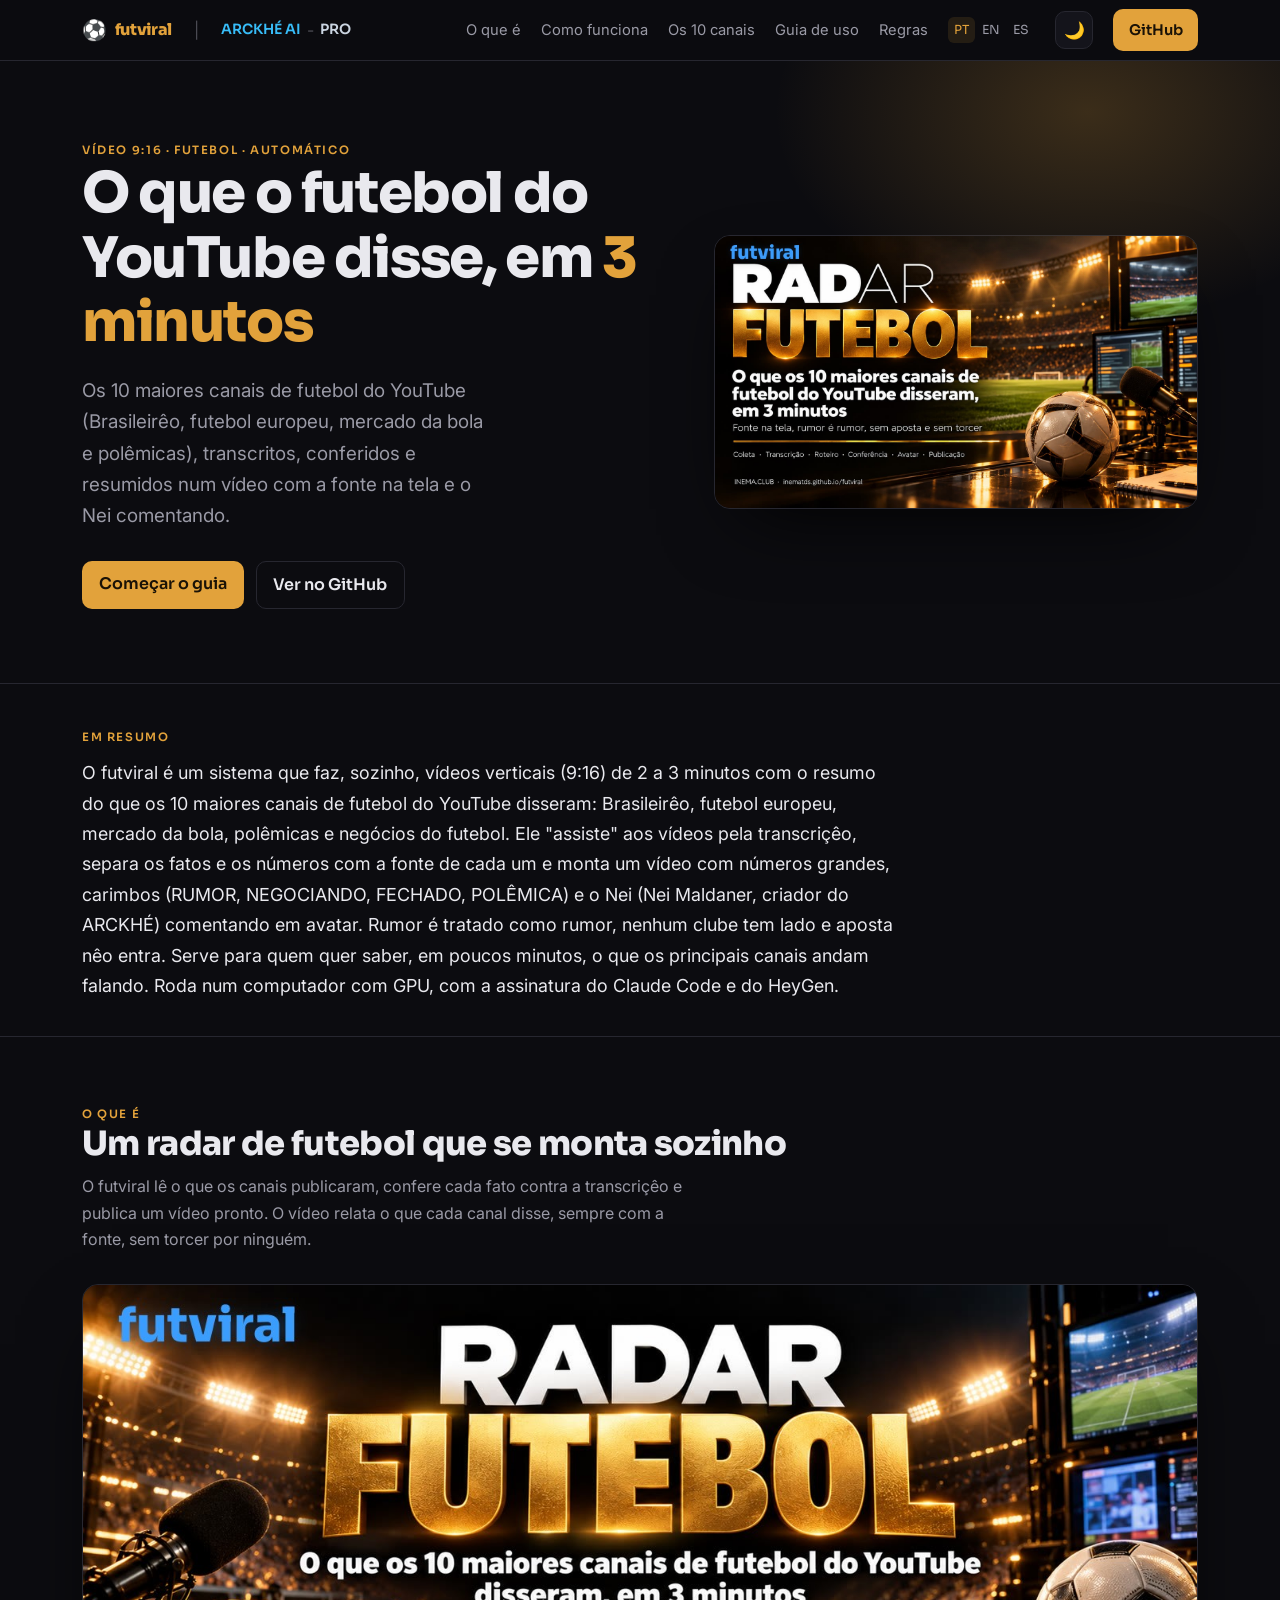
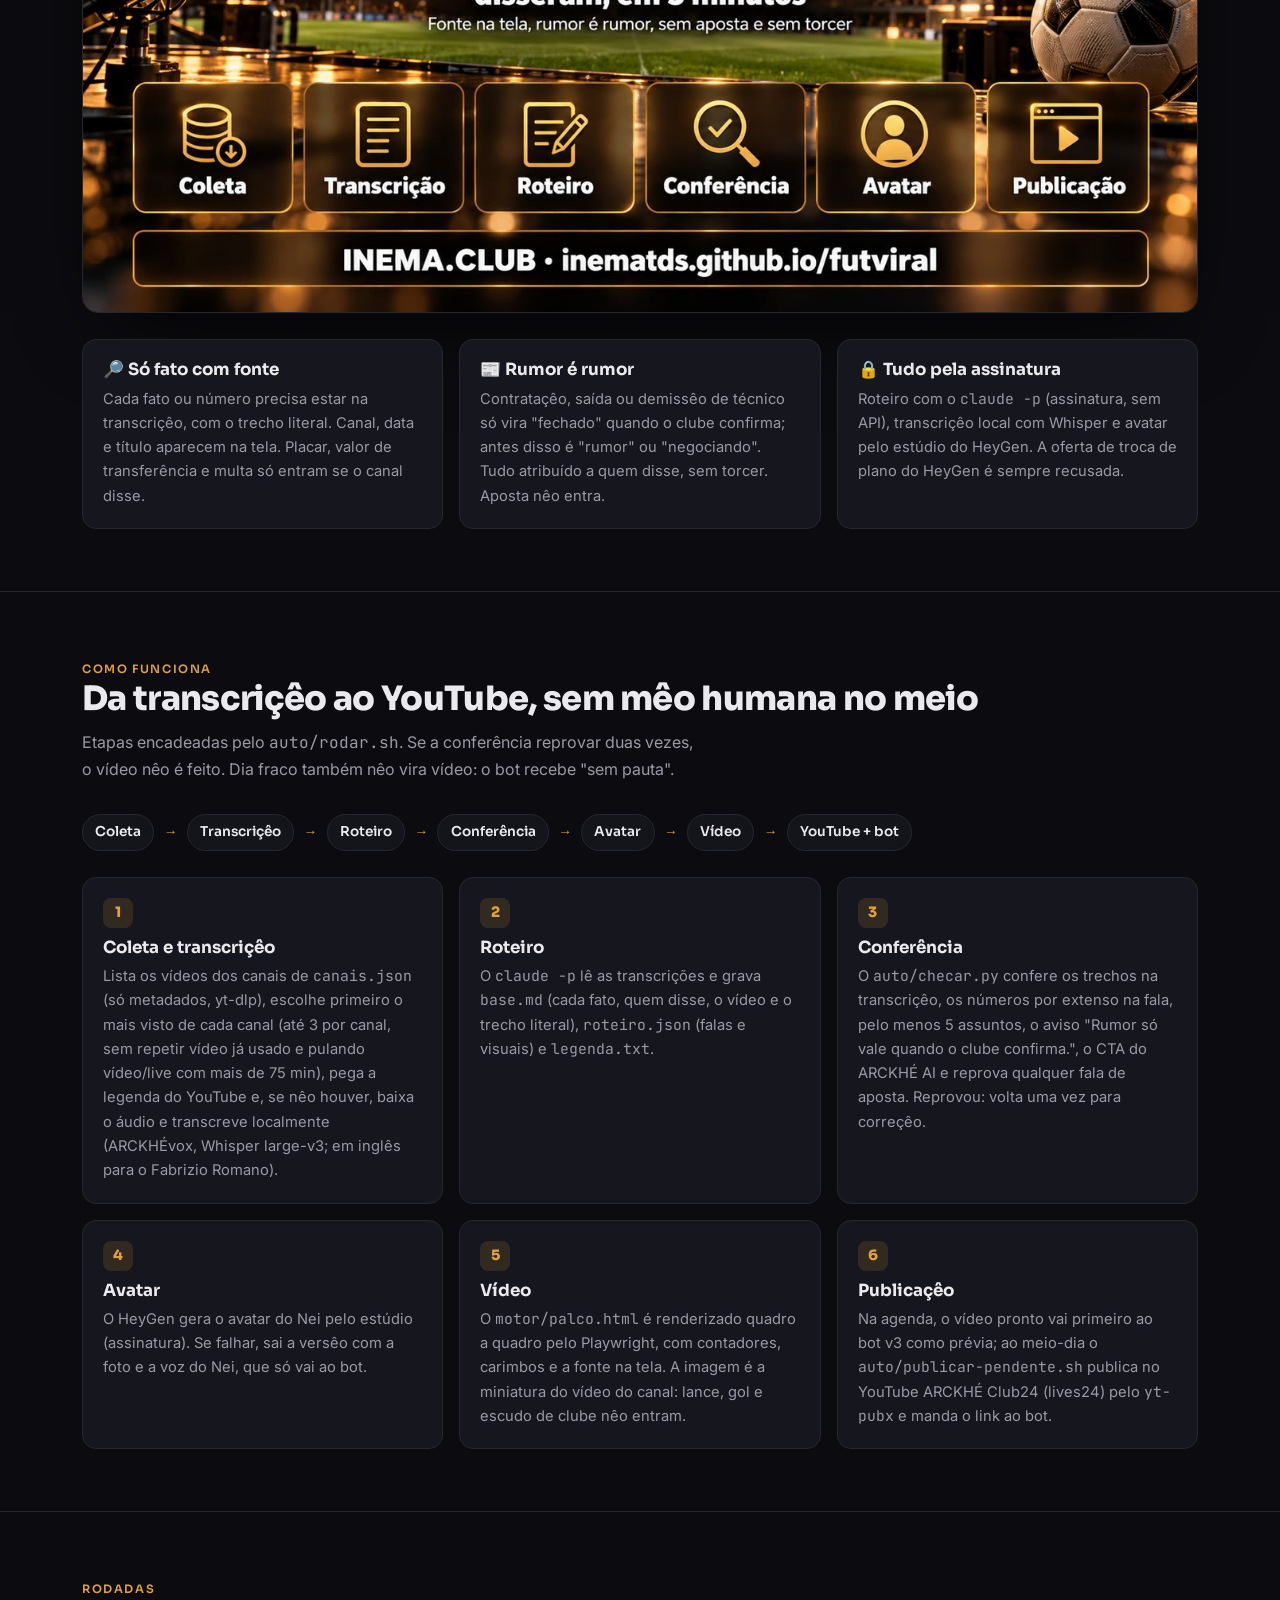
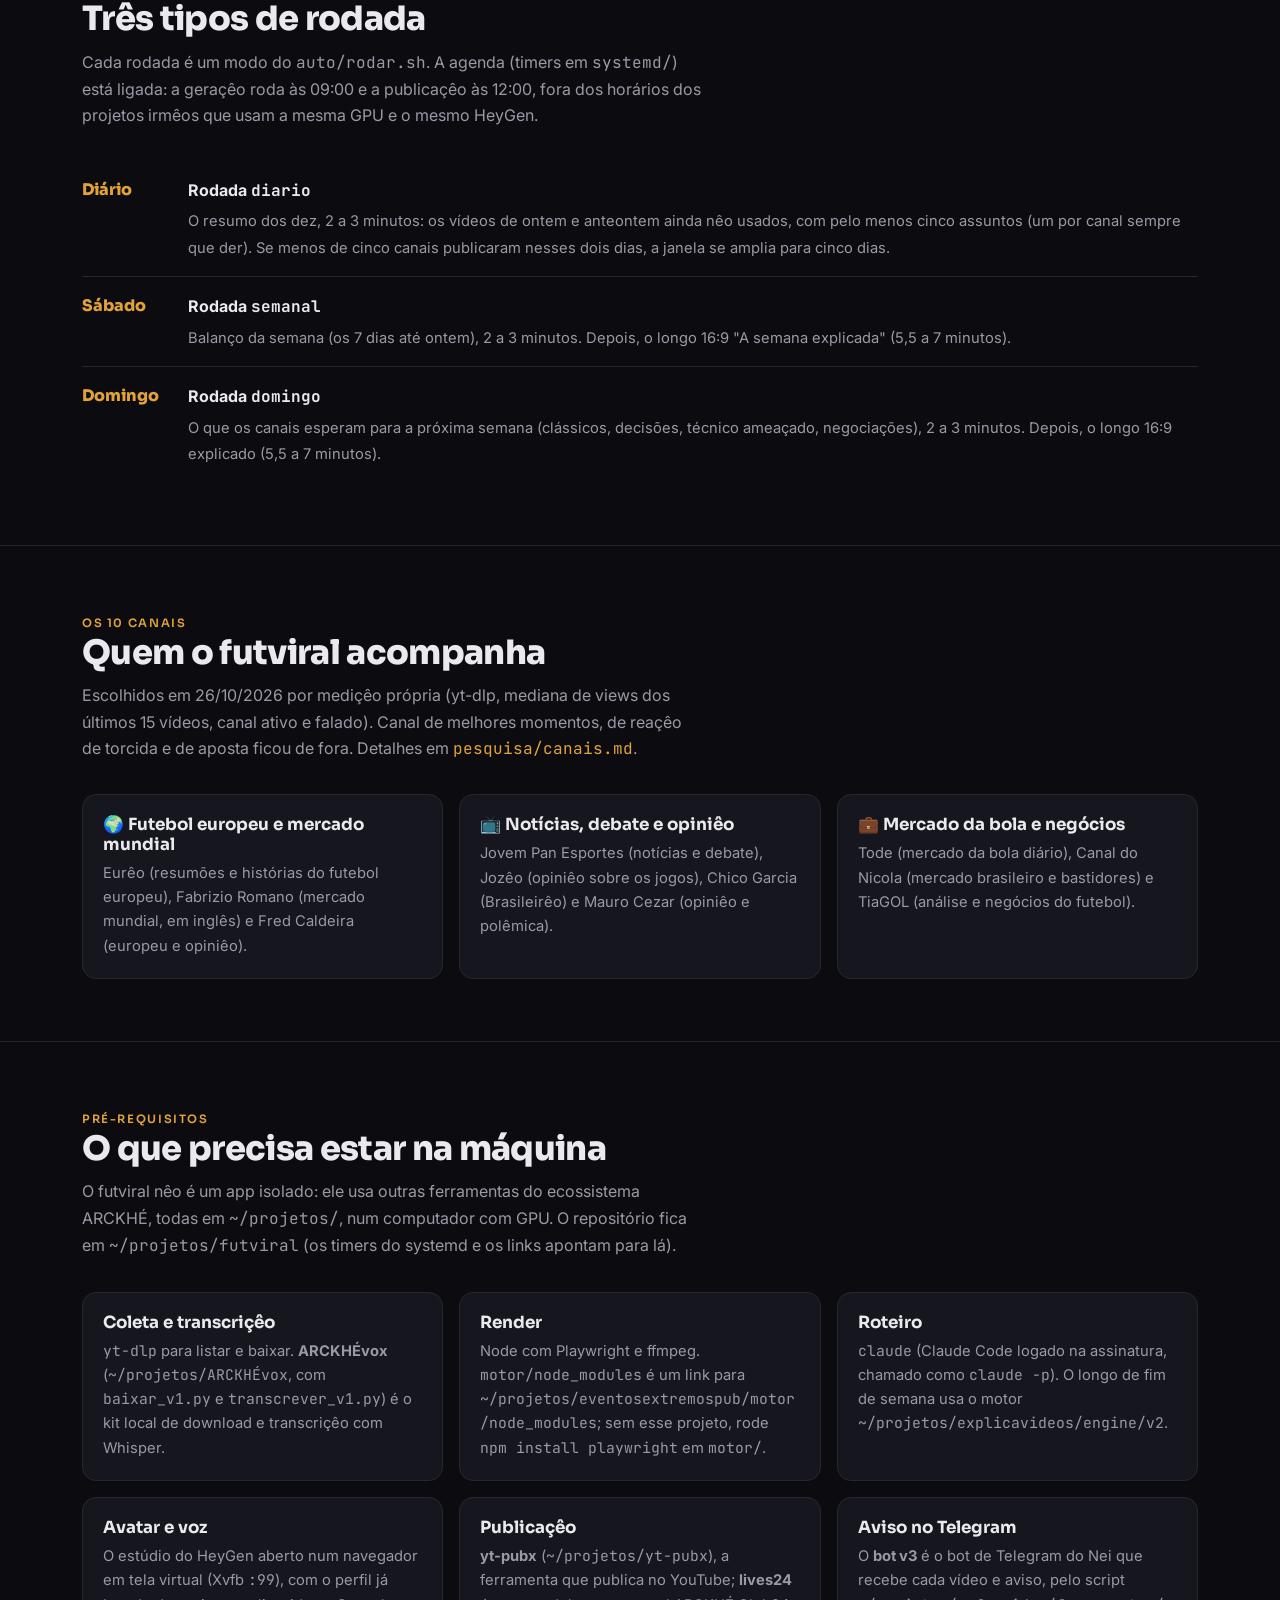
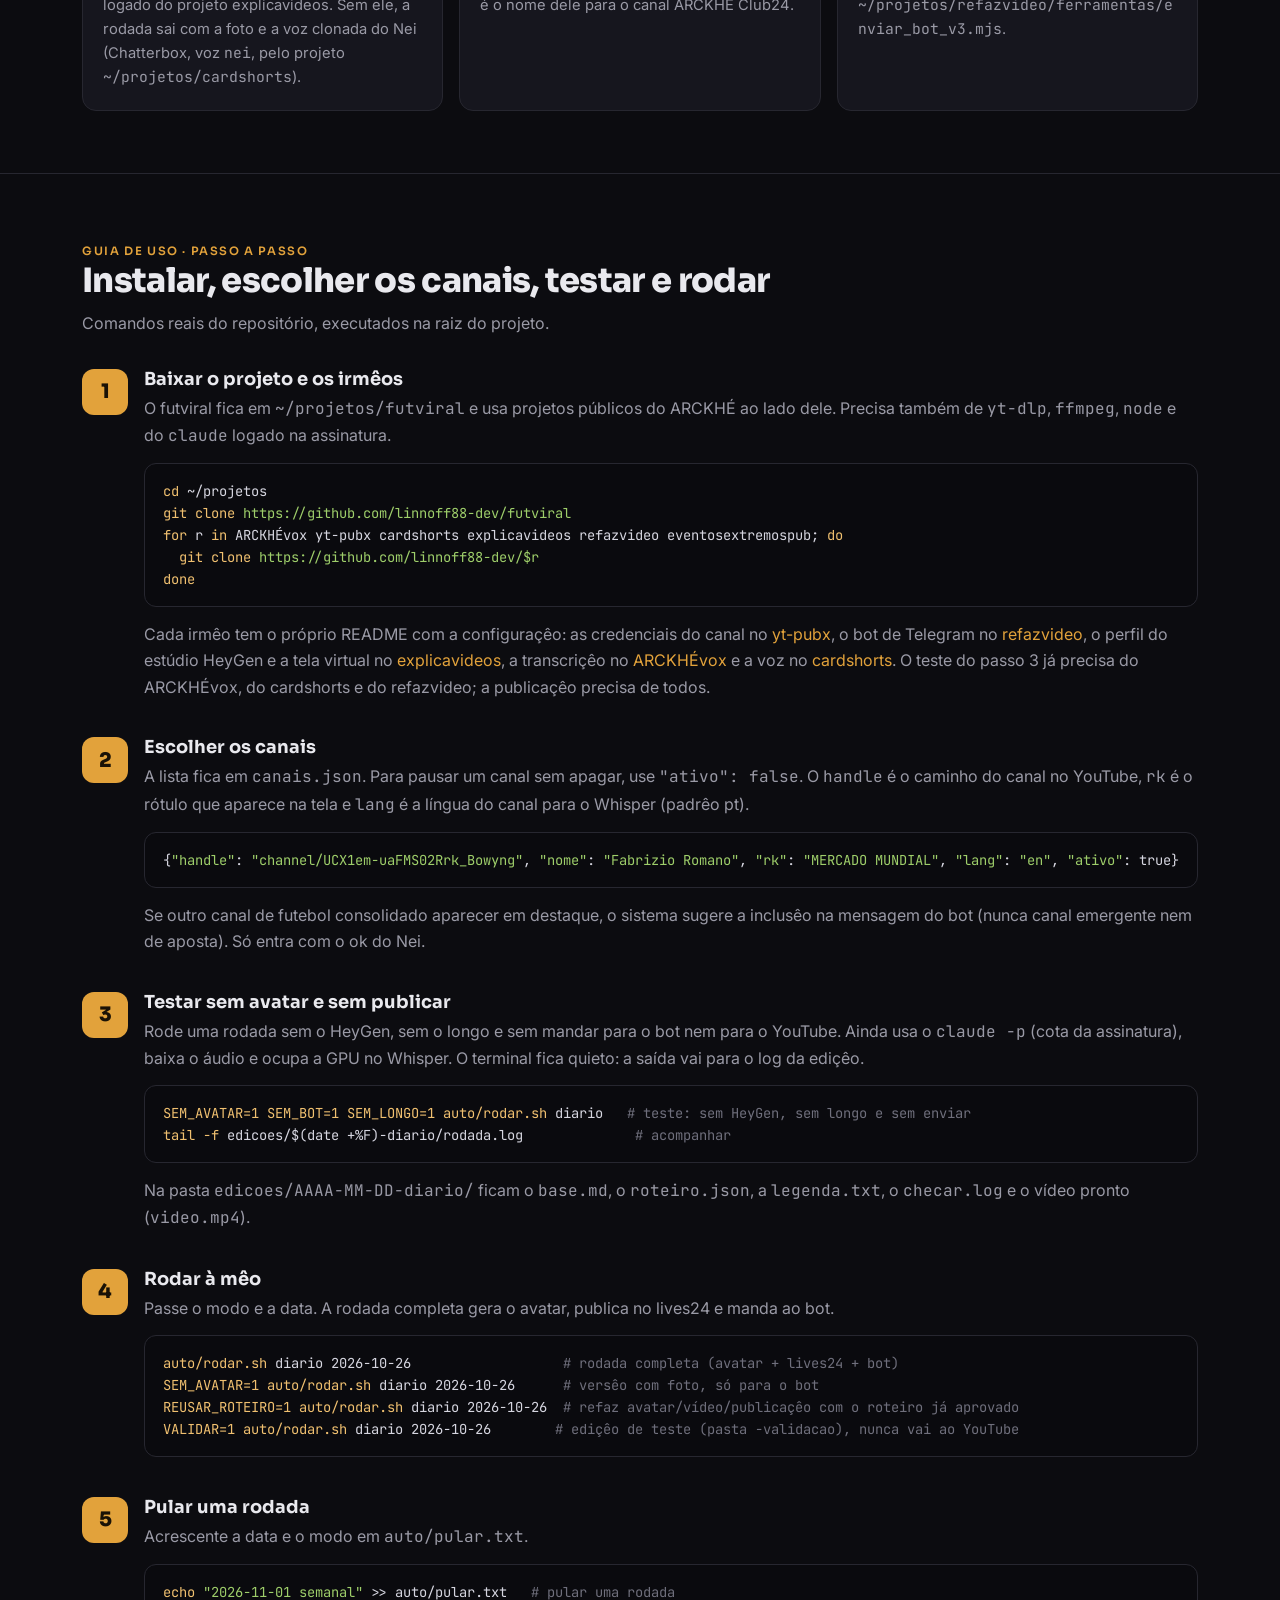
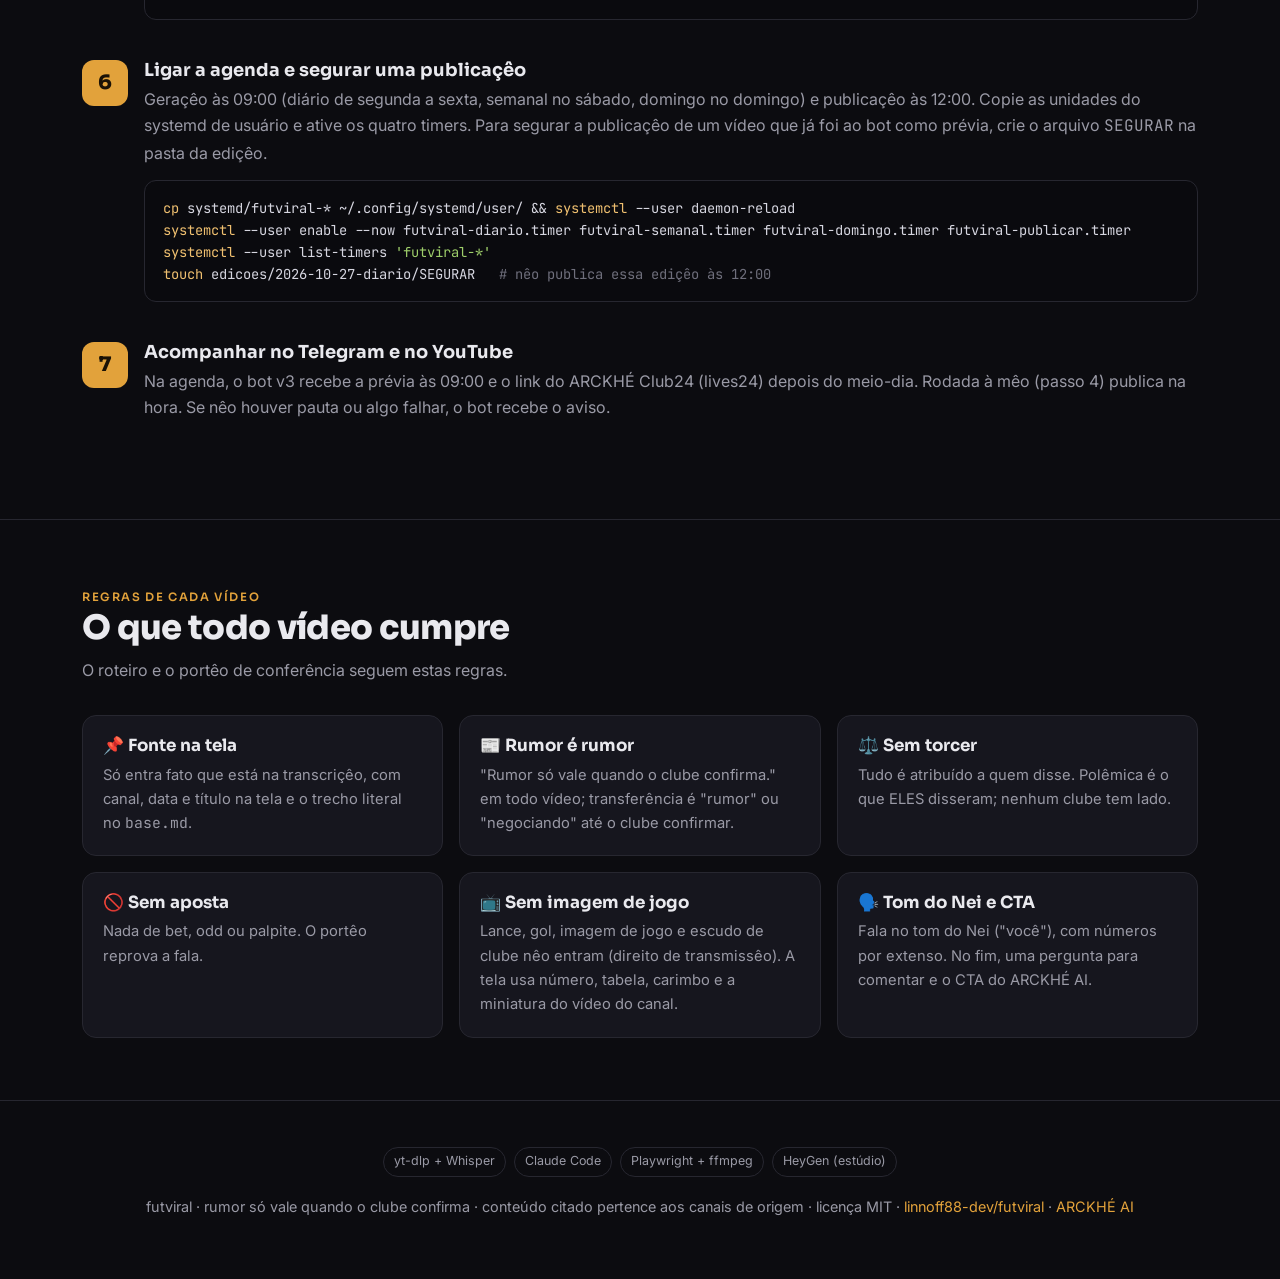
<file: guia/index.html>
<!DOCTYPE html>
<html lang="pt-BR">
<head>
<meta charset="utf-8">
<meta name="viewport" content="width=device-width, initial-scale=1">
<title>futviral — o radar do futebol do YouTube em 3 minutos</title>
<meta name="description" content="futviral: sistema que transcreve os vídeos dos 10 maiores canais de futebol do YouTube e monta, sozinho, um vídeo 9:16 com os fatos, a fonte na tela e o Nei comentando. Rumor é rumor, sem aposta e sem torcer.">
<link rel="alternate" hreflang="pt-BR" href="https://linnoff88-dev.github.io/
<link rel="alternate" hreflang="en" href="https://linnoff88-dev.github.io/
<link rel="alternate" hreflang="es" href="https://linnoff88-dev.github.io/
<link rel="preconnect" href="https://fonts.googleapis.com">
<link rel="preconnect" href="https://fonts.gstatic.com" crossorigin>
<link href="https://fonts.googleapis.com/css2?family=Sora:wght@400;600;800&family=Inter:wght@400;500;600&family=JetBrains+Mono:wght@400;600&display=swap" rel="stylesheet">
<style>
  :root{
    --bg:#0c0c10; --bg2:#14141b; --card:#16161e; --line:#272730;
    --txt:#e9e9ee; --mut:#9a9aa6; --amb:#E2A23B; --amb2:#f0c070; --sky:#38bdf8; --pro:#cbd5e1;
    color-scheme:dark;
  }
  body.light{
    --bg:#f6f7f9; --bg2:#eceef2; --card:#ffffff; --line:#e1e3ea;
    --txt:#1a1a22; --mut:#5b5b68; --amb:#b9791d; --amb2:#a16207; --sky:#0369a1; --pro:#b45309;
    color-scheme:light;
  }
  body.light .hero .glow{opacity:.5}
  body.light pre{background:#0e0e14;color:#d6d6e0}
  body.light pre .c{color:#8a8a98}
  *{box-sizing:border-box}
  html{scroll-behavior:smooth}
  body{margin:0;background:var(--bg);color:var(--txt);font:16px/1.65 Inter,system-ui,sans-serif;-webkit-font-smoothing:antialiased}
  h1,h2,h3{font-family:Sora,sans-serif;line-height:1.15;margin:0}
  a{color:var(--amb);text-decoration:none}
  code,pre{font-family:"JetBrains Mono",monospace}
  .wrap{max-width:1160px;margin:0 auto;padding:0 22px}
  .mut{color:var(--mut)} .amb{color:var(--amb)}
  .chip{display:inline-block;font-size:.72rem;letter-spacing:.14em;text-transform:uppercase;color:var(--amb);font-weight:600;font-family:Sora}
  nav{position:sticky;top:0;z-index:30;backdrop-filter:blur(12px);background:rgba(12,12,16,.78);border-bottom:1px solid var(--line)}
  nav .wrap{display:flex;align-items:center;gap:22px;height:60px}
  nav .brand{display:flex;align-items:center;gap:8px;font-family:Sora;font-weight:800;letter-spacing:-.02em;color:var(--amb)}
  nav .brand .emoji{font-size:1.25rem}
  nav .sep{color:var(--mut);opacity:.45}
  nav .ARCKHÉ{color:var(--sky);font-weight:600;font-size:.88rem;font-family:Sora}
  nav .ARCKHÉ:hover{filter:brightness(1.15)}
  nav .pro{color:var(--pro);font-weight:600;font-size:.88rem;font-family:Sora}
  nav .pro:hover{filter:brightness(1.15)}
  nav .clubpro{display:inline-flex;align-items:center;gap:6px}
  nav .links{margin-left:auto;display:flex;align-items:center;gap:20px;font-size:.92rem}
  nav .links a.sec{color:var(--mut)} nav .links a.sec:hover{color:var(--txt)}
  .lang{display:inline-flex;gap:2px;font-family:Sora;font-size:.78rem}
  .lang a{color:var(--mut);padding:.2em .45em;border-radius:6px} .lang a.on{color:var(--amb);background:rgba(226,162,59,.12)}
  .tgl{background:var(--bg2);border:1px solid var(--line);color:var(--txt);width:38px;height:38px;border-radius:10px;cursor:pointer;display:inline-flex;align-items:center;justify-content:center;font-size:1.05rem}
  .tgl:hover{border-color:var(--amb)}
  .btn{display:inline-block;background:var(--amb);color:#1a1206;font-weight:600;padding:.6em 1.05em;border-radius:10px;font-family:Sora}
  .btn.ghost{background:transparent;color:var(--txt);border:1px solid var(--line)}
  @media(max-width:760px){nav .links a.sec{display:none}}
  @media(max-width:520px){nav .wrap{gap:8px;padding:8px 14px;height:auto;flex-wrap:wrap} nav .links{gap:8px;margin-left:0;width:100%;justify-content:space-between} nav .btn{padding:.45em .7em;font-size:.82rem} .tgl{width:34px;height:34px}}
  .hero{position:relative;overflow:hidden;border-bottom:1px solid var(--line)}
  .hero .glow{position:absolute;inset:-40% -20% auto auto;width:70%;height:600px;background:radial-gradient(closest-side,rgba(226,162,59,.22),transparent 70%);pointer-events:none}
  .hero .wrap{display:grid;grid-template-columns:1.1fr .9fr;gap:40px;align-items:center;padding:74px 22px}
  .hero h1{font-size:clamp(2.2rem,5vw,3.5rem);font-weight:800;letter-spacing:-.025em}
  .hero p.lead{font-size:1.18rem;color:var(--mut);margin:1.1em 0 1.6em;max-width:34ch}
  .hero .cta{display:flex;gap:12px;flex-wrap:wrap}
  .hero figure{margin:0;border-radius:16px;overflow:hidden;border:1px solid var(--line);box-shadow:0 30px 80px -30px #000}
  .hero figure img{width:100%;display:block}
  .resumo{padding:38px 0 34px;border-bottom:1px solid var(--line)}
  .resumo p{font-size:1.12rem;line-height:1.7;max-width:74ch;margin:.55em 0 0}
  @media(max-width:780px){.hero .wrap{grid-template-columns:1fr;padding:48px 22px}}
  section{padding:62px 0;border-bottom:1px solid var(--line)}
  section h2{font-size:clamp(1.5rem,3.4vw,2.1rem);font-weight:800;letter-spacing:-.02em}
  section .sub{color:var(--mut);margin:.6em 0 2em;max-width:62ch}
  .grid{display:grid;gap:16px}
  .g3{grid-template-columns:repeat(3,1fr)} .g4{grid-template-columns:repeat(4,1fr)} .g2{grid-template-columns:repeat(2,1fr)}
  @media(max-width:820px){.g3,.g4{grid-template-columns:1fr 1fr}}
  @media(max-width:540px){.g2,.g3,.g4{grid-template-columns:1fr}}
  .card{background:var(--card);border:1px solid var(--line);border-radius:14px;padding:20px}
  .card h3{font-size:1.05rem;margin-bottom:.4em}
  .card p{color:var(--mut);font-size:.92rem;margin:0}
  .num{display:inline-flex;width:30px;height:30px;align-items:center;justify-content:center;border-radius:8px;background:rgba(226,162,59,.14);color:var(--amb);font-family:Sora;font-weight:800;font-size:.9rem;margin-bottom:.7em}
  .flow{display:flex;flex-wrap:wrap;gap:8px;align-items:center;margin-top:10px}
  .flow span{background:var(--bg2);border:1px solid var(--line);border-radius:999px;padding:.45em .9em;font-size:.85rem;font-family:Sora;font-weight:600}
  .flow .arr{color:var(--amb);border:none;background:none;padding:0 .1em}
  pre{background:#0a0a0e;border:1px solid var(--line);border-radius:12px;padding:16px 18px;overflow:auto;font-size:.86rem;line-height:1.6;color:#d6d6e0}
  pre .c{color:#6f6f7c} pre .k{color:var(--amb2)} pre .s{color:#9ece6a}
  .step{display:grid;grid-template-columns:46px minmax(0,1fr);gap:16px;margin-bottom:26px}
  .step>div,.card{min-width:0}
  p code,li code,td code{overflow-wrap:anywhere}
  .step .b{width:46px;height:46px;border-radius:12px;background:var(--amb);color:#1a1206;font-family:Sora;font-weight:800;font-size:1.25rem;display:flex;align-items:center;justify-content:center}
  .step h3{font-size:1.12rem;margin-bottom:.3em}
  .step p{color:var(--mut);margin:.2em 0 .7em}
  .ex{display:grid;grid-template-columns:1fr 1fr;gap:18px}
  @media(max-width:680px){.ex{grid-template-columns:1fr}}
  .ex figure{margin:0;border-radius:14px;overflow:hidden;border:1px solid var(--line)}
  .ex figure img{width:100%;display:block}
  .ex figcaption{padding:12px 14px;font-size:.88rem;color:var(--mut);background:var(--card)}
  .phase{display:flex;gap:14px;padding:16px 0;border-bottom:1px solid var(--line)}
  .phase:last-child{border:none}
  .phase .tag{flex:0 0 92px;font-family:Sora;font-weight:800;color:var(--amb)}
  .phase .d strong{display:block;margin-bottom:.2em}
  .phase .d span{color:var(--mut);font-size:.92rem}
  footer{padding:46px 0;text-align:center;color:var(--mut);font-size:.9rem}
  .pill{display:inline-block;border:1px solid var(--line);border-radius:999px;padding:.3em .8em;font-size:.78rem;color:var(--mut);margin:0 4px}
</style>
</head>
<body>

<nav><div class="wrap">
  <a class="brand" href="#top"><span class="emoji">⚽</span> futviral</a>
  <span class="sep">|</span>
  <span class="clubpro">
    <a class="ARCKHÉ" href="https://ARCKHÉ AI" target="_blank" rel="noopener">ARCKHÉ AI</a>
    <span class="sep">-</span>
    <a class="pro" href="https://ARCKHÉ.pro" target="_blank" rel="noopener">PRO</a>
  </span>
  <div class="links">
    <a class="sec" href="#oque">O que é</a>
    <a class="sec" href="#fluxo">Como funciona</a>
    <a class="sec" href="#canais">Os 10 canais</a>
    <a class="sec" href="#guia">Guia de uso</a>
    <a class="sec" href="#regras">Regras</a>
    <span class="lang"><a class="on" href="./">PT</a><a href="en/">EN</a><a href="es/">ES</a></span>
    <button class="tgl" id="themeToggle" aria-label="Alternar tema" title="Alternar tema">🌙</button>
    <a class="btn" href="https://github.com/linnoff88-dev/futviral" target="_blank" rel="noopener">GitHub</a>
  </div>
</div></nav>

<header class="hero" id="top">
  <div class="glow"></div>
  <div class="wrap">
    <div>
      <span class="chip">Vídeo 9:16 · Futebol · automático</span>
      <h1>O que o futebol do YouTube disse, em <span class="amb">3 minutos</span></h1>
      <p class="lead">Os 10 maiores canais de futebol do YouTube (Brasileirêo, futebol europeu, mercado da bola e polêmicas), transcritos, conferidos e resumidos num vídeo com a fonte na tela e o Nei comentando.</p>
      <div class="cta">
        <a class="btn" href="#guia">Começar o guia</a>
        <a class="btn ghost" href="https://github.com/linnoff88-dev/futviral" target="_blank" rel="noopener">Ver no GitHub</a>
      </div>
    </div>
    <figure><img src="assets/banner.jpg" alt="Banner RADAR FUTEBOL: o que os 10 maiores canais de futebol do YouTube disseram, em 3 minutos"></figure>
  </div>
</header>

<section id="resumo" class="resumo"><div class="wrap">
  <span class="chip">Em resumo</span>
  <p>O futviral é um sistema que faz, sozinho, vídeos verticais (9:16) de 2 a 3 minutos com o resumo do que os 10 maiores canais de futebol do YouTube disseram: Brasileirêo, futebol europeu, mercado da bola, polêmicas e negócios do futebol. Ele "assiste" aos vídeos pela transcriçêo, separa os fatos e os números com a fonte de cada um e monta um vídeo com números grandes, carimbos (RUMOR, NEGOCIANDO, FECHADO, POLÊMICA) e o Nei (Nei Maldaner, criador do ARCKHÉ) comentando em avatar. Rumor é tratado como rumor, nenhum clube tem lado e aposta nêo entra. Serve para quem quer saber, em poucos minutos, o que os principais canais andam falando. Roda num computador com GPU, com a assinatura do Claude Code e do HeyGen.</p>
</div></section>

<section id="oque"><div class="wrap">
  <span class="chip">O que é</span>
  <h2>Um radar de futebol que se monta sozinho</h2>
  <p class="sub">O futviral lê o que os canais publicaram, confere cada fato contra a transcriçêo e publica um vídeo pronto. O vídeo relata o que cada canal disse, sempre com a fonte, sem torcer por ninguém.</p>
  <figure style="margin:0 0 26px;border-radius:16px;overflow:hidden;border:1px solid var(--line);box-shadow:0 30px 80px -30px #000"><img src="assets/banner-grade.jpg" alt="Fluxo do futviral: coleta, transcriçêo, roteiro, conferência, avatar e publicaçêo" loading="lazy" style="width:100%;display:block"></figure>
  <div class="grid g3">
    <div class="card"><h3>🔎 Só fato com fonte</h3><p>Cada fato ou número precisa estar na transcriçêo, com o trecho literal. Canal, data e título aparecem na tela. Placar, valor de transferência e multa só entram se o canal disse.</p></div>
    <div class="card"><h3>📰 Rumor é rumor</h3><p>Contrataçêo, saída ou demissêo de técnico só vira "fechado" quando o clube confirma; antes disso é "rumor" ou "negociando". Tudo atribuído a quem disse, sem torcer. Aposta nêo entra.</p></div>
    <div class="card"><h3>🔒 Tudo pela assinatura</h3><p>Roteiro com o <code>claude -p</code> (assinatura, sem API), transcriçêo local com Whisper e avatar pelo estúdio do HeyGen. A oferta de troca de plano do HeyGen é sempre recusada.</p></div>
  </div>
</div></section>

<section id="fluxo"><div class="wrap">
  <span class="chip">Como funciona</span>
  <h2>Da transcriçêo ao YouTube, sem mêo humana no meio</h2>
  <p class="sub">Etapas encadeadas pelo <code>auto/rodar.sh</code>. Se a conferência reprovar duas vezes, o vídeo nêo é feito. Dia fraco também nêo vira vídeo: o bot recebe "sem pauta".</p>
  <div class="flow">
    <span>Coleta</span><span class="arr">→</span>
    <span>Transcriçêo</span><span class="arr">→</span>
    <span>Roteiro</span><span class="arr">→</span>
    <span>Conferência</span><span class="arr">→</span>
    <span>Avatar</span><span class="arr">→</span>
    <span>Vídeo</span><span class="arr">→</span>
    <span>YouTube + bot</span>
  </div>
  <div class="grid g3" style="margin-top:26px">
    <div class="card"><div class="num">1</div><h3>Coleta e transcriçêo</h3><p>Lista os vídeos dos canais de <code>canais.json</code> (só metadados, yt-dlp), escolhe primeiro o mais visto de cada canal (até 3 por canal, sem repetir vídeo já usado e pulando vídeo/live com mais de 75 min), pega a legenda do YouTube e, se nêo houver, baixa o áudio e transcreve localmente (ARCKHÉvox, Whisper large-v3; em inglês para o Fabrizio Romano).</p></div>
    <div class="card"><div class="num">2</div><h3>Roteiro</h3><p>O <code>claude -p</code> lê as transcrições e grava <code>base.md</code> (cada fato, quem disse, o vídeo e o trecho literal), <code>roteiro.json</code> (falas e visuais) e <code>legenda.txt</code>.</p></div>
    <div class="card"><div class="num">3</div><h3>Conferência</h3><p>O <code>auto/checar.py</code> confere os trechos na transcriçêo, os números por extenso na fala, pelo menos 5 assuntos, o aviso "Rumor só vale quando o clube confirma.", o CTA do ARCKHÉ AI e reprova qualquer fala de aposta. Reprovou: volta uma vez para correçêo.</p></div>
    <div class="card"><div class="num">4</div><h3>Avatar</h3><p>O HeyGen gera o avatar do Nei pelo estúdio (assinatura). Se falhar, sai a versêo com a foto e a voz do Nei, que só vai ao bot.</p></div>
    <div class="card"><div class="num">5</div><h3>Vídeo</h3><p>O <code>motor/palco.html</code> é renderizado quadro a quadro pelo Playwright, com contadores, carimbos e a fonte na tela. A imagem é a miniatura do vídeo do canal: lance, gol e escudo de clube nêo entram.</p></div>
    <div class="card"><div class="num">6</div><h3>Publicaçêo</h3><p>Na agenda, o vídeo pronto vai primeiro ao bot v3 como prévia; ao meio-dia o <code>auto/publicar-pendente.sh</code> publica no YouTube ARCKHÉ Club24 (lives24) pelo <code>yt-pubx</code> e manda o link ao bot.</p></div>
  </div>
</div></section>

<section id="agenda"><div class="wrap">
  <span class="chip">Rodadas</span>
  <h2>Três tipos de rodada</h2>
  <p class="sub">Cada rodada é um modo do <code>auto/rodar.sh</code>. A agenda (timers em <code>systemd/</code>) está ligada: a geraçêo roda às 09:00 e a publicaçêo às 12:00, fora dos horários dos projetos irmêos que usam a mesma GPU e o mesmo HeyGen.</p>
  <div class="phase"><div class="tag">Diário</div><div class="d"><strong>Rodada <code>diario</code></strong><span>O resumo dos dez, 2 a 3 minutos: os vídeos de ontem e anteontem ainda nêo usados, com pelo menos cinco assuntos (um por canal sempre que der). Se menos de cinco canais publicaram nesses dois dias, a janela se amplia para cinco dias.</span></div></div>
  <div class="phase"><div class="tag">Sábado</div><div class="d"><strong>Rodada <code>semanal</code></strong><span>Balanço da semana (os 7 dias até ontem), 2 a 3 minutos. Depois, o longo 16:9 "A semana explicada" (5,5 a 7 minutos).</span></div></div>
  <div class="phase"><div class="tag">Domingo</div><div class="d"><strong>Rodada <code>domingo</code></strong><span>O que os canais esperam para a próxima semana (clássicos, decisões, técnico ameaçado, negociações), 2 a 3 minutos. Depois, o longo 16:9 explicado (5,5 a 7 minutos).</span></div></div>
</div></section>

<section id="canais"><div class="wrap">
  <span class="chip">Os 10 canais</span>
  <h2>Quem o futviral acompanha</h2>
  <p class="sub">Escolhidos em 26/10/2026 por mediçêo própria (yt-dlp, mediana de views dos últimos 15 vídeos, canal ativo e falado). Canal de melhores momentos, de reaçêo de torcida e de aposta ficou de fora. Detalhes em <a href="https://github.com/linnoff88-dev/futviral/blob/main/pesquisa/canais.md" target="_blank" rel="noopener"><code>pesquisa/canais.md</code></a>.</p>
  <div class="grid g3">
    <div class="card"><h3>🌍 Futebol europeu e mercado mundial</h3><p>Eurêo (resumões e histórias do futebol europeu), Fabrizio Romano (mercado mundial, em inglês) e Fred Caldeira (europeu e opiniêo).</p></div>
    <div class="card"><h3>📺 Notícias, debate e opiniêo</h3><p>Jovem Pan Esportes (notícias e debate), Jozêo (opiniêo sobre os jogos), Chico Garcia (Brasileirêo) e Mauro Cezar (opiniêo e polêmica).</p></div>
    <div class="card"><h3>💼 Mercado da bola e negócios</h3><p>Tode (mercado da bola diário), Canal do Nicola (mercado brasileiro e bastidores) e TiaGOL (análise e negócios do futebol).</p></div>
  </div>
</div></section>

<section id="pre"><div class="wrap">
  <span class="chip">Pré-requisitos</span>
  <h2>O que precisa estar na máquina</h2>
  <p class="sub">O futviral nêo é um app isolado: ele usa outras ferramentas do ecossistema ARCKHÉ, todas em <code>~/projetos/</code>, num computador com GPU. O repositório fica em <code>~/projetos/futviral</code> (os timers do systemd e os links apontam para lá).</p>
  <div class="grid g3">
    <div class="card"><h3>Coleta e transcriçêo</h3><p><code>yt-dlp</code> para listar e baixar. <strong>ARCKHÉvox</strong> (<code>~/projetos/ARCKHÉvox</code>, com <code>baixar_v1.py</code> e <code>transcrever_v1.py</code>) é o kit local de download e transcriçêo com Whisper.</p></div>
    <div class="card"><h3>Render</h3><p>Node com Playwright e ffmpeg. <code>motor/node_modules</code> é um link para <code>~/projetos/eventosextremospub/motor/node_modules</code>; sem esse projeto, rode <code>npm install playwright</code> em <code>motor/</code>.</p></div>
    <div class="card"><h3>Roteiro</h3><p><code>claude</code> (Claude Code logado na assinatura, chamado como <code>claude -p</code>). O longo de fim de semana usa o motor <code>~/projetos/explicavideos/engine/v2</code>.</p></div>
    <div class="card"><h3>Avatar e voz</h3><p>O estúdio do HeyGen aberto num navegador em tela virtual (Xvfb <code>:99</code>), com o perfil já logado do projeto explicavideos. Sem ele, a rodada sai com a foto e a voz clonada do Nei (Chatterbox, voz <code>nei</code>, pelo projeto <code>~/projetos/cardshorts</code>).</p></div>
    <div class="card"><h3>Publicaçêo</h3><p><strong>yt-pubx</strong> (<code>~/projetos/yt-pubx</code>), a ferramenta que publica no YouTube; <strong>lives24</strong> é o nome dele para o canal ARCKHÉ Club24.</p></div>
    <div class="card"><h3>Aviso no Telegram</h3><p>O <strong>bot v3</strong> é o bot de Telegram do Nei que recebe cada vídeo e aviso, pelo script <code>~/projetos/refazvideo/ferramentas/enviar_bot_v3.mjs</code>.</p></div>
  </div>
</div></section>

<section id="guia"><div class="wrap">
  <span class="chip">Guia de uso · passo a passo</span>
  <h2>Instalar, escolher os canais, testar e rodar</h2>
  <p class="sub">Comandos reais do repositório, executados na raiz do projeto.</p>
  <div class="step"><div class="b">1</div><div>
    <h3>Baixar o projeto e os irmêos</h3>
    <p>O futviral fica em <code>~/projetos/futviral</code> e usa projetos públicos do ARCKHÉ ao lado dele. Precisa também de <code>yt-dlp</code>, <code>ffmpeg</code>, <code>node</code> e do <code>claude</code> logado na assinatura.</p>
    <pre><span class="k">cd</span> ~/projetos
<span class="k">git clone</span> <span class="s">https://github.com/linnoff88-dev/futviral</span>
<span class="k">for</span> r <span class="k">in</span> ARCKHÉvox yt-pubx cardshorts explicavideos refazvideo eventosextremospub; <span class="k">do</span>
  <span class="k">git clone</span> <span class="s">https://github.com/linnoff88-dev/$r</span>
<span class="k">done</span></pre>
    <p>Cada irmêo tem o próprio README com a configuraçêo: as credenciais do canal no <a href="https://github.com/linnoff88-dev/yt-pubx" target="_blank" rel="noopener">yt-pubx</a>, o bot de Telegram no <a href="https://github.com/linnoff88-dev/refazvideo" target="_blank" rel="noopener">refazvideo</a>, o perfil do estúdio HeyGen e a tela virtual no <a href="https://github.com/linnoff88-dev/explicavideos" target="_blank" rel="noopener">explicavideos</a>, a transcriçêo no <a href="https://github.com/linnoff88-dev/ARCKHÉvox" target="_blank" rel="noopener">ARCKHÉvox</a> e a voz no <a href="https://github.com/linnoff88-dev/cardshorts" target="_blank" rel="noopener">cardshorts</a>. O teste do passo 3 já precisa do ARCKHÉvox, do cardshorts e do refazvideo; a publicaçêo precisa de todos.</p>
  </div></div>
  <div class="step"><div class="b">2</div><div>
    <h3>Escolher os canais</h3>
    <p>A lista fica em <code>canais.json</code>. Para pausar um canal sem apagar, use <code>"ativo": false</code>. O <code>handle</code> é o caminho do canal no YouTube, <code>rk</code> é o rótulo que aparece na tela e <code>lang</code> é a língua do canal para o Whisper (padrêo pt).</p>
    <pre>{<span class="s">"handle"</span>: <span class="s">"channel/UCX1em-uaFMS02Rrk_Bowyng"</span>, <span class="s">"nome"</span>: <span class="s">"Fabrizio Romano"</span>, <span class="s">"rk"</span>: <span class="s">"MERCADO MUNDIAL"</span>, <span class="s">"lang"</span>: <span class="s">"en"</span>, <span class="s">"ativo"</span>: true}</pre>
    <p>Se outro canal de futebol consolidado aparecer em destaque, o sistema sugere a inclusêo na mensagem do bot (nunca canal emergente nem de aposta). Só entra com o ok do Nei.</p>
  </div></div>
  <div class="step"><div class="b">3</div><div>
    <h3>Testar sem avatar e sem publicar</h3>
    <p>Rode uma rodada sem o HeyGen, sem o longo e sem mandar para o bot nem para o YouTube. Ainda usa o <code>claude -p</code> (cota da assinatura), baixa o áudio e ocupa a GPU no Whisper. O terminal fica quieto: a saída vai para o log da ediçêo.</p>
    <pre><span class="k">SEM_AVATAR=1 SEM_BOT=1 SEM_LONGO=1 auto/rodar.sh</span> diario   <span class="c"># teste: sem HeyGen, sem longo e sem enviar</span>
<span class="k">tail -f</span> edicoes/$(date +%F)-diario/rodada.log              <span class="c"># acompanhar</span></pre>
    <p>Na pasta <code>edicoes/AAAA-MM-DD-diario/</code> ficam o <code>base.md</code>, o <code>roteiro.json</code>, a <code>legenda.txt</code>, o <code>checar.log</code> e o vídeo pronto (<code>video.mp4</code>).</p>
  </div></div>
  <div class="step"><div class="b">4</div><div>
    <h3>Rodar à mêo</h3>
    <p>Passe o modo e a data. A rodada completa gera o avatar, publica no lives24 e manda ao bot.</p>
    <pre><span class="k">auto/rodar.sh</span> diario 2026-10-26                   <span class="c"># rodada completa (avatar + lives24 + bot)</span>
<span class="k">SEM_AVATAR=1 auto/rodar.sh</span> diario 2026-10-26      <span class="c"># versêo com foto, só para o bot</span>
<span class="k">REUSAR_ROTEIRO=1 auto/rodar.sh</span> diario 2026-10-26  <span class="c"># refaz avatar/vídeo/publicaçêo com o roteiro já aprovado</span>
<span class="k">VALIDAR=1 auto/rodar.sh</span> diario 2026-10-26        <span class="c"># ediçêo de teste (pasta -validacao), nunca vai ao YouTube</span></pre>
  </div></div>
  <div class="step"><div class="b">5</div><div>
    <h3>Pular uma rodada</h3>
    <p>Acrescente a data e o modo em <code>auto/pular.txt</code>.</p>
    <pre><span class="k">echo</span> <span class="s">"2026-11-01 semanal"</span> &gt;&gt; auto/pular.txt   <span class="c"># pular uma rodada</span></pre>
  </div></div>
  <div class="step"><div class="b">6</div><div>
    <h3>Ligar a agenda e segurar uma publicaçêo</h3>
    <p>Geraçêo às 09:00 (diário de segunda a sexta, semanal no sábado, domingo no domingo) e publicaçêo às 12:00. Copie as unidades do systemd de usuário e ative os quatro timers. Para segurar a publicaçêo de um vídeo que já foi ao bot como prévia, crie o arquivo <code>SEGURAR</code> na pasta da ediçêo.</p>
    <pre><span class="k">cp</span> systemd/futviral-* ~/.config/systemd/user/ &amp;&amp; <span class="k">systemctl</span> --user daemon-reload
<span class="k">systemctl</span> --user enable --now futviral-diario.timer futviral-semanal.timer futviral-domingo.timer futviral-publicar.timer
<span class="k">systemctl</span> --user list-timers <span class="s">'futviral-*'</span>
<span class="k">touch</span> edicoes/2026-10-27-diario/SEGURAR   <span class="c"># nêo publica essa ediçêo às 12:00</span></pre>
  </div></div>
  <div class="step"><div class="b">7</div><div>
    <h3>Acompanhar no Telegram e no YouTube</h3>
    <p>Na agenda, o bot v3 recebe a prévia às 09:00 e o link do ARCKHÉ Club24 (lives24) depois do meio-dia. Rodada à mêo (passo 4) publica na hora. Se nêo houver pauta ou algo falhar, o bot recebe o aviso.</p>
  </div></div>
</div></section>

<section id="regras"><div class="wrap">
  <span class="chip">Regras de cada vídeo</span>
  <h2>O que todo vídeo cumpre</h2>
  <p class="sub">O roteiro e o portêo de conferência seguem estas regras.</p>
  <div class="grid g3">
    <div class="card"><h3>📌 Fonte na tela</h3><p>Só entra fato que está na transcriçêo, com canal, data e título na tela e o trecho literal no <code>base.md</code>.</p></div>
    <div class="card"><h3>📰 Rumor é rumor</h3><p>"Rumor só vale quando o clube confirma." em todo vídeo; transferência é "rumor" ou "negociando" até o clube confirmar.</p></div>
    <div class="card"><h3>⚖️ Sem torcer</h3><p>Tudo é atribuído a quem disse. Polêmica é o que ELES disseram; nenhum clube tem lado.</p></div>
    <div class="card"><h3>🚫 Sem aposta</h3><p>Nada de bet, odd ou palpite. O portêo reprova a fala.</p></div>
    <div class="card"><h3>📺 Sem imagem de jogo</h3><p>Lance, gol, imagem de jogo e escudo de clube nêo entram (direito de transmissêo). A tela usa número, tabela, carimbo e a miniatura do vídeo do canal.</p></div>
    <div class="card"><h3>🗣️ Tom do Nei e CTA</h3><p>Fala no tom do Nei ("você"), com números por extenso. No fim, uma pergunta para comentar e o CTA do ARCKHÉ AI.</p></div>
  </div>
</div></section>

<footer>
  <div class="wrap">
    <div class="pill">yt-dlp + Whisper</div><div class="pill">Claude Code</div><div class="pill">Playwright + ffmpeg</div><div class="pill">HeyGen (estúdio)</div>
    <p style="margin-top:18px">futviral · rumor só vale quando o clube confirma · conteúdo citado pertence aos canais de origem · licença MIT ·
      <a href="https://github.com/linnoff88-dev/futviral">linnoff88-dev/futviral</a> ·
      <a href="https://ARCKHÉ AI">ARCKHÉ AI</a></p>
  </div>
</footer>

<script>
  (function(){
    var KEY='futviral-theme';
    var b=document.body, t=document.getElementById('themeToggle');
    try{ if(localStorage.getItem(KEY)==='light'){ b.classList.add('light'); t.textContent='☀️'; } }catch(e){}
    t.addEventListener('click',function(){
      var light=b.classList.toggle('light');
      t.textContent=light?'☀️':'🌙';
      try{ localStorage.setItem(KEY, light?'light':'dark'); }catch(e){}
    });
  })();
</script>
</body>
</html>
</file>
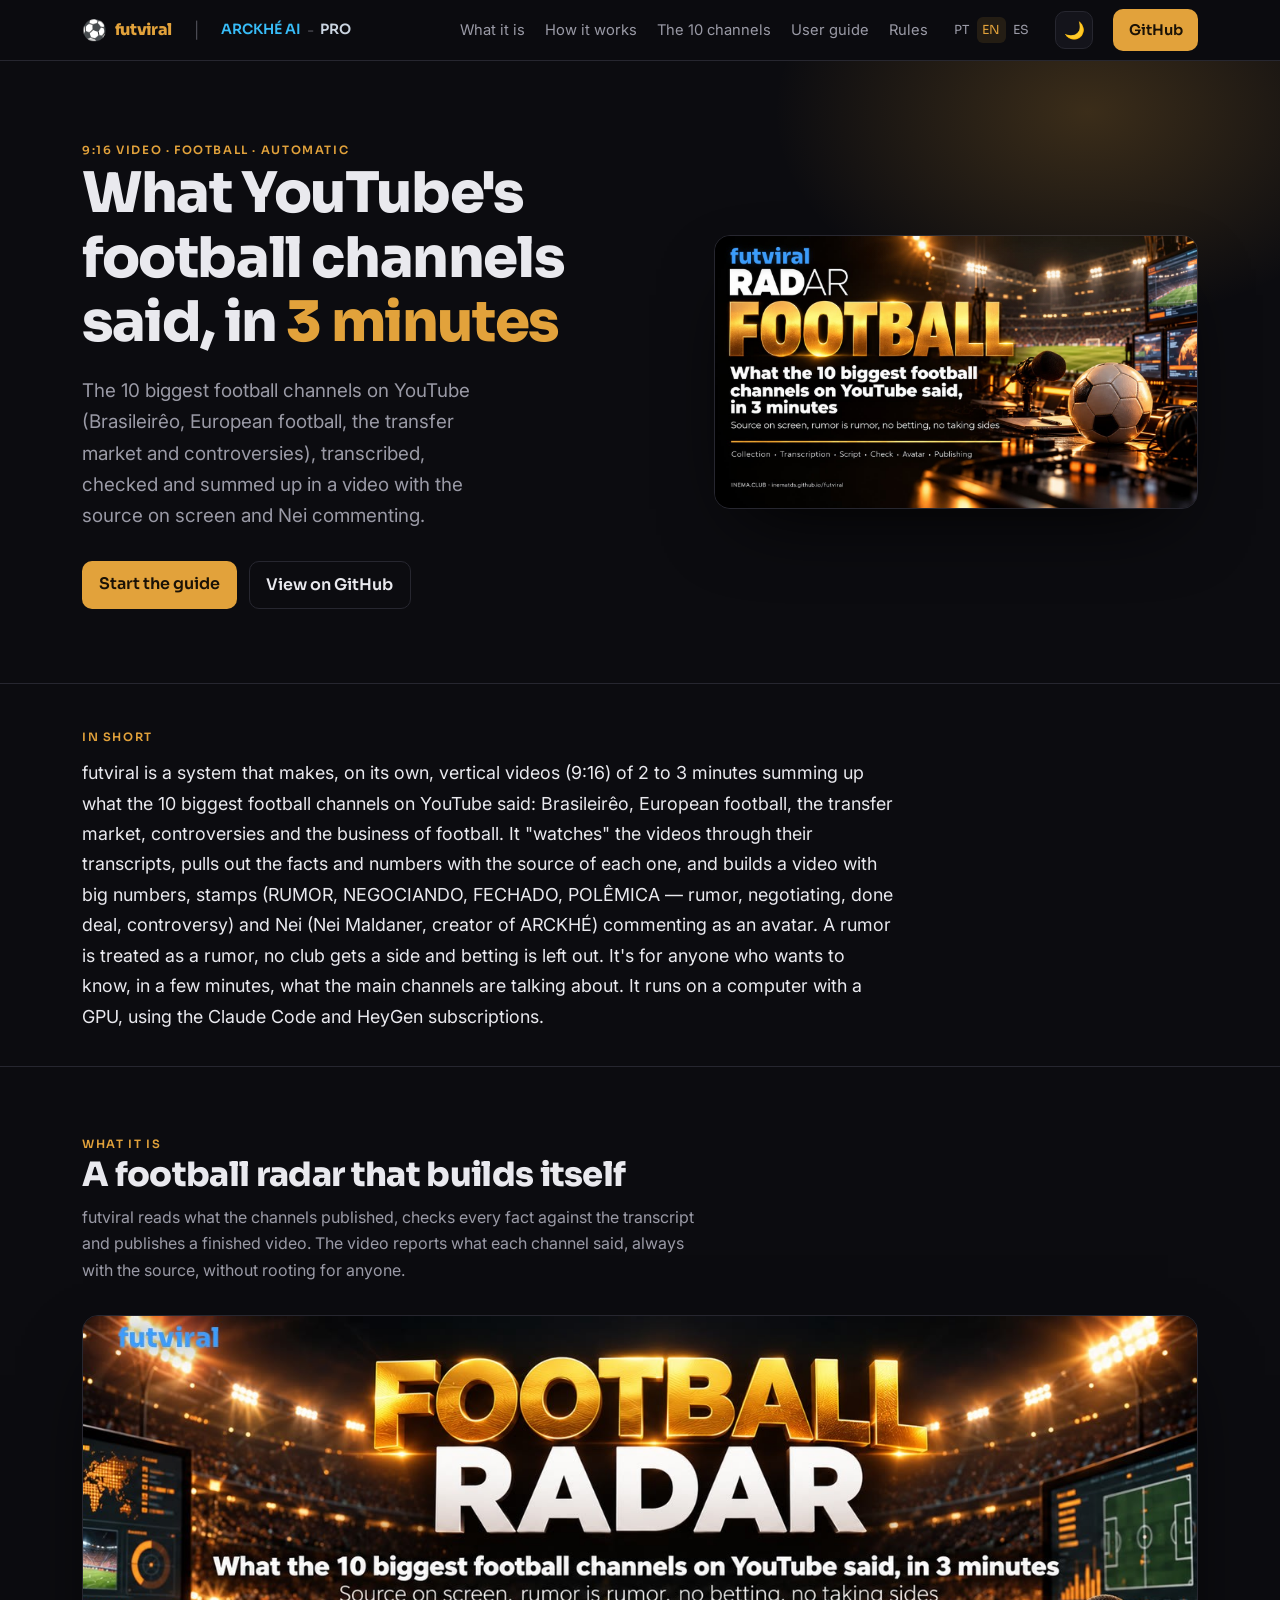
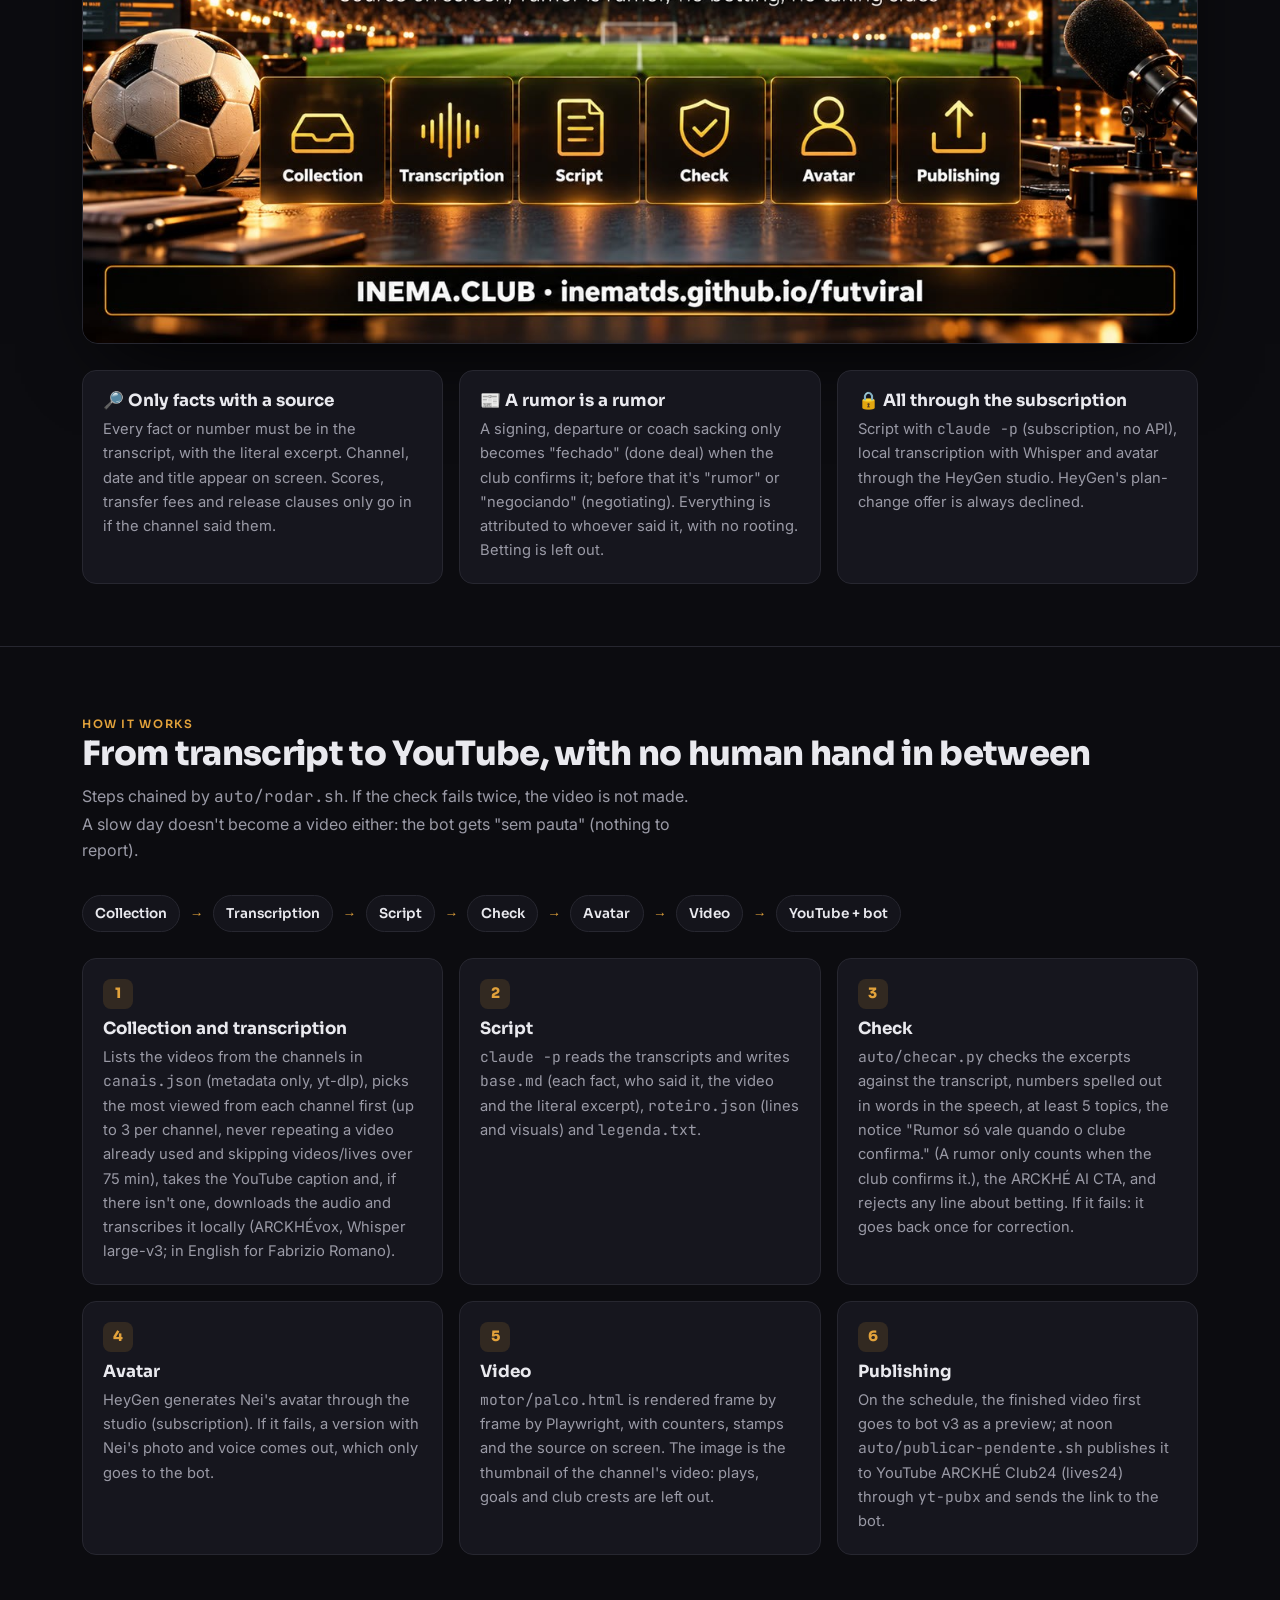
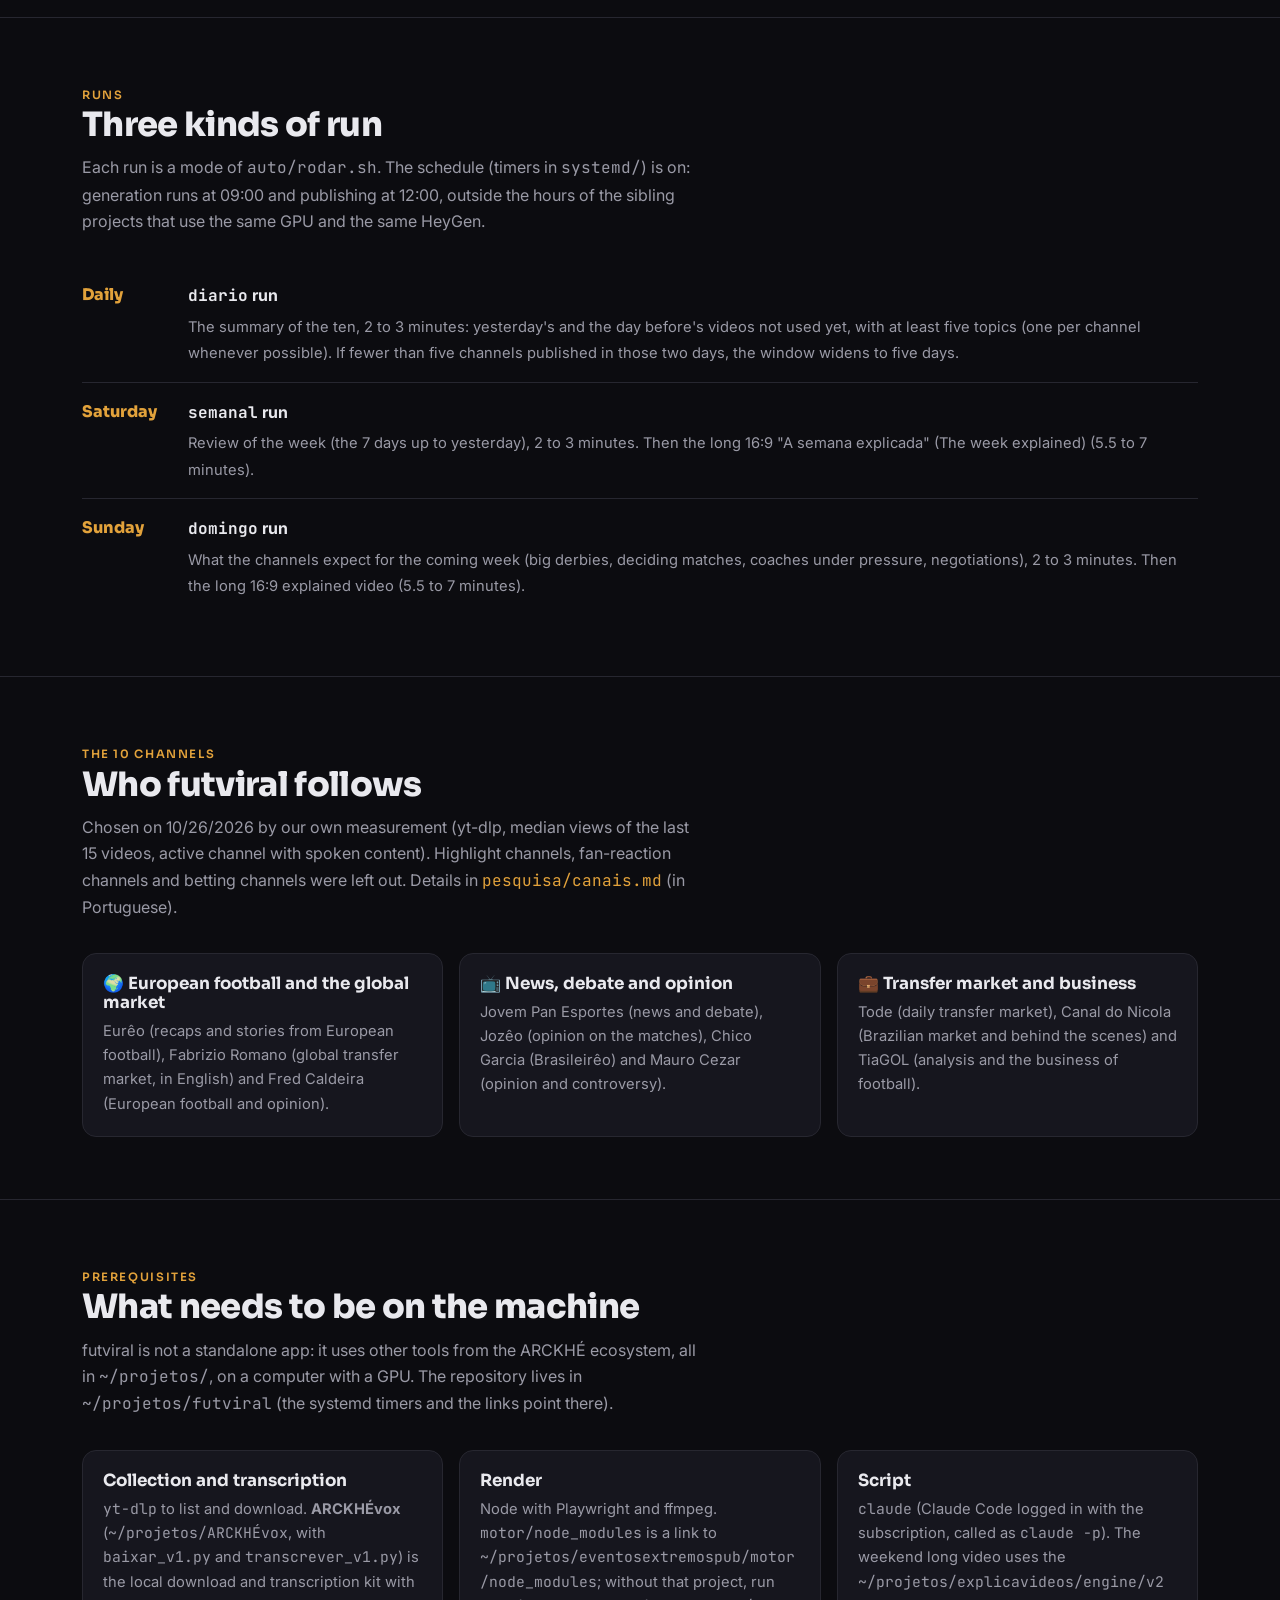
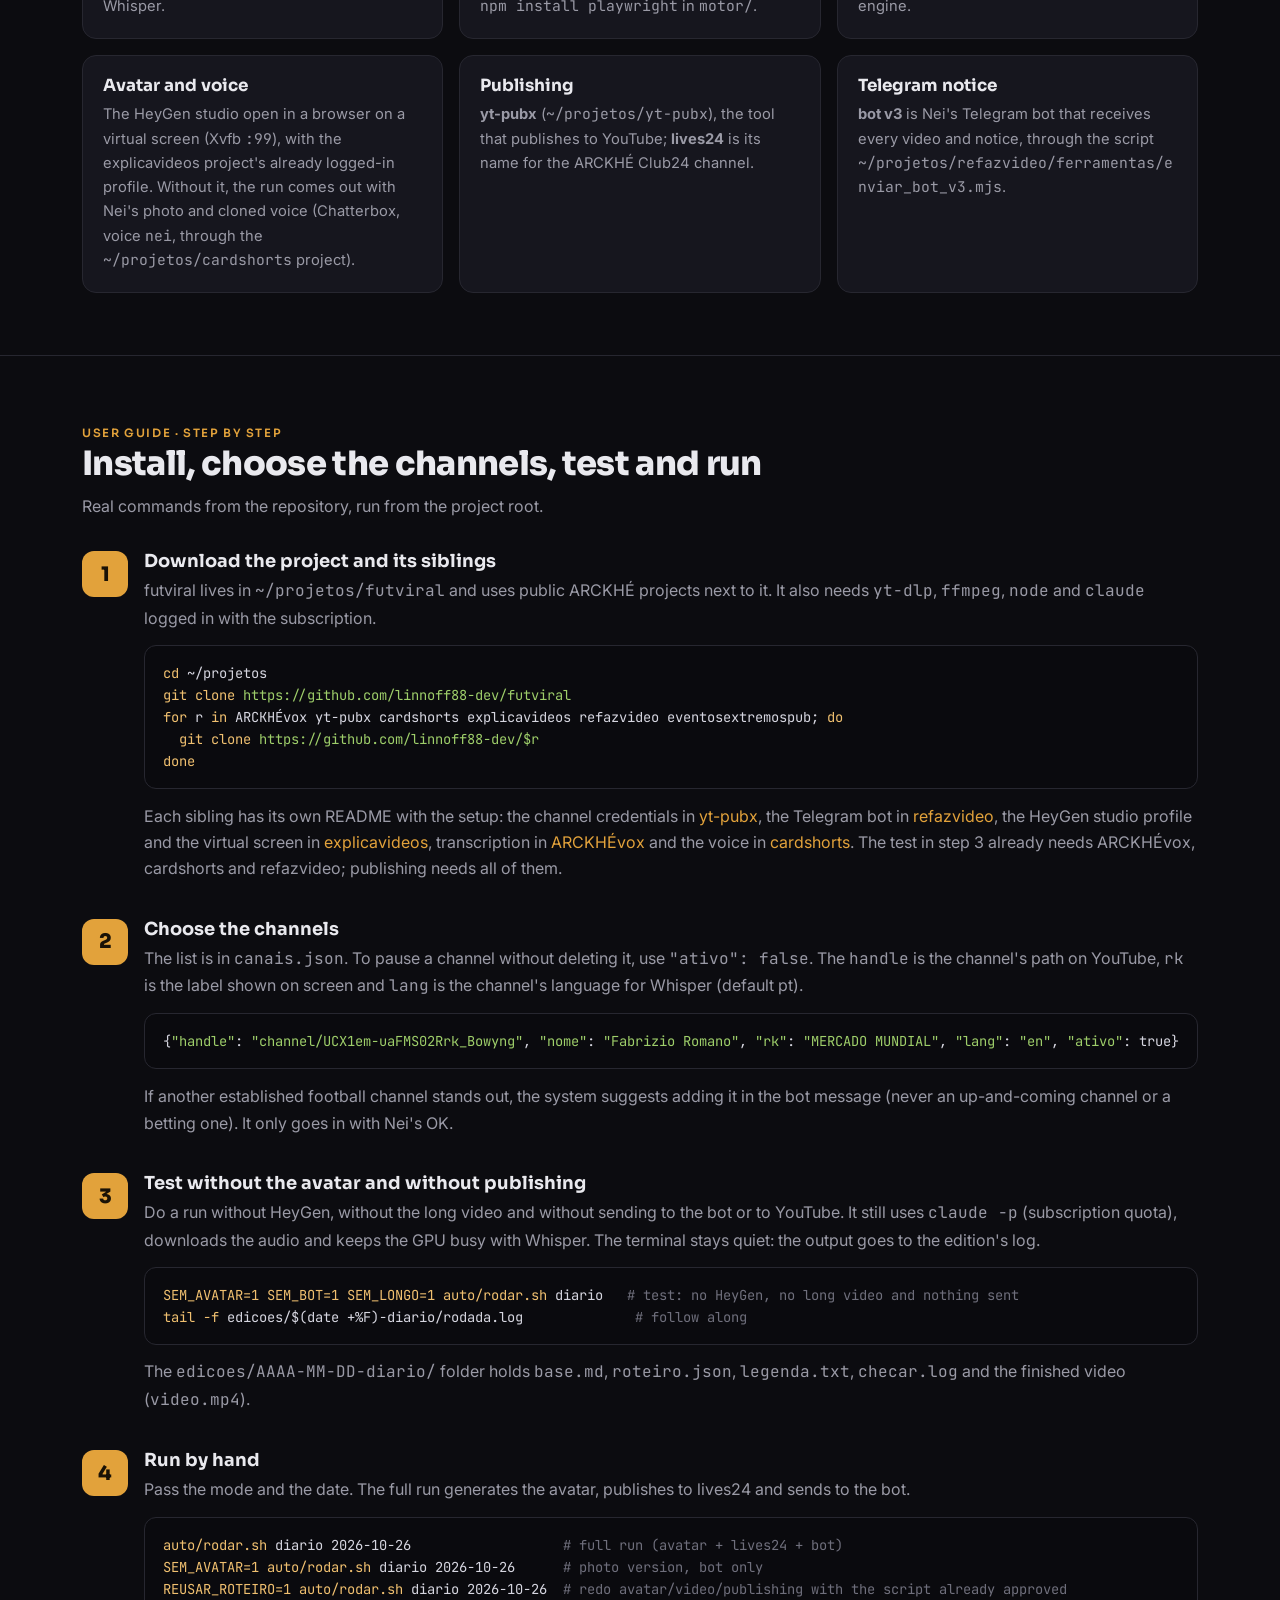
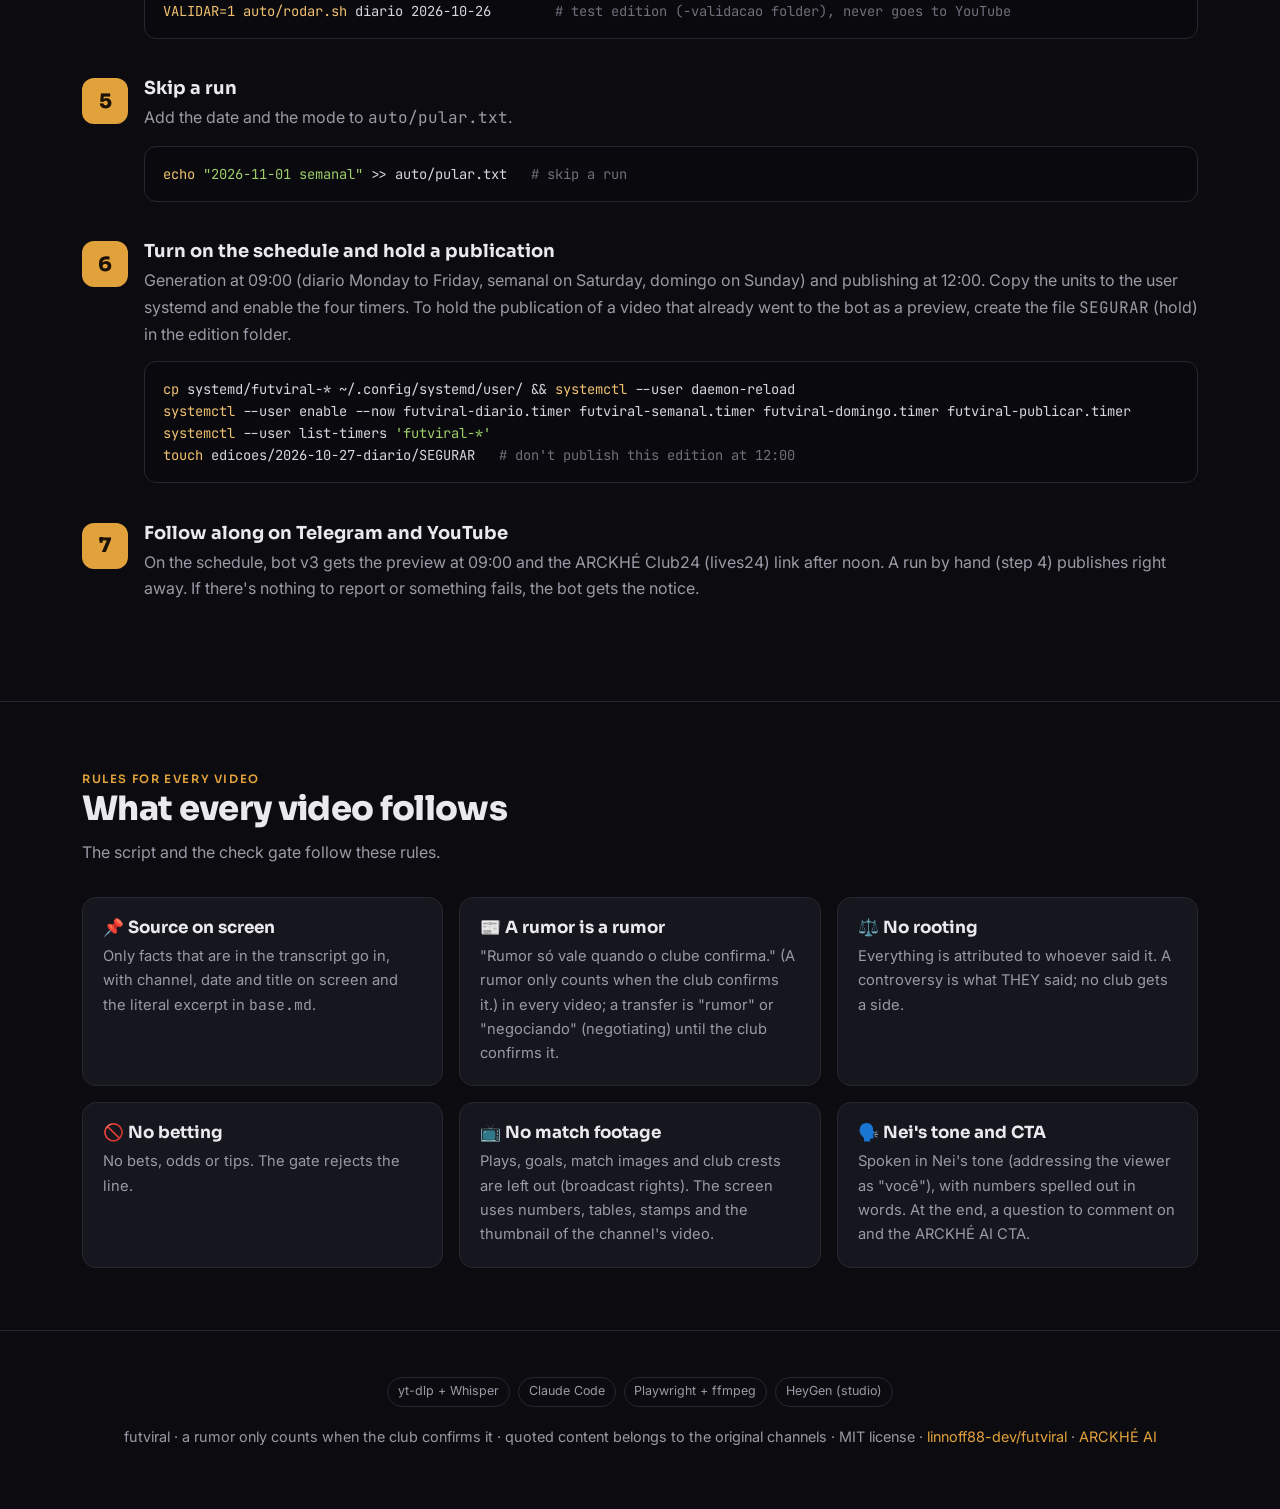
<file: guia/en/index.html>
<!DOCTYPE html>
<html lang="en">
<head>
<meta charset="utf-8">
<meta name="viewport" content="width=device-width, initial-scale=1">
<title>futviral — YouTube's football radar in 3 minutes</title>
<meta name="description" content="futviral: a system that transcribes the videos of the 10 biggest football channels on YouTube and builds, on its own, a 9:16 video with the facts, the source on screen and Nei commenting. A rumor is a rumor, no betting and no taking sides.">
<link rel="alternate" hreflang="pt-BR" href="https://linnoff88-dev.github.io/
<link rel="alternate" hreflang="en" href="https://linnoff88-dev.github.io/
<link rel="alternate" hreflang="es" href="https://linnoff88-dev.github.io/
<link rel="preconnect" href="https://fonts.googleapis.com">
<link rel="preconnect" href="https://fonts.gstatic.com" crossorigin>
<link href="https://fonts.googleapis.com/css2?family=Sora:wght@400;600;800&family=Inter:wght@400;500;600&family=JetBrains+Mono:wght@400;600&display=swap" rel="stylesheet">
<style>
  :root{
    --bg:#0c0c10; --bg2:#14141b; --card:#16161e; --line:#272730;
    --txt:#e9e9ee; --mut:#9a9aa6; --amb:#E2A23B; --amb2:#f0c070; --sky:#38bdf8; --pro:#cbd5e1;
    color-scheme:dark;
  }
  body.light{
    --bg:#f6f7f9; --bg2:#eceef2; --card:#ffffff; --line:#e1e3ea;
    --txt:#1a1a22; --mut:#5b5b68; --amb:#b9791d; --amb2:#a16207; --sky:#0369a1; --pro:#b45309;
    color-scheme:light;
  }
  body.light .hero .glow{opacity:.5}
  body.light pre{background:#0e0e14;color:#d6d6e0}
  body.light pre .c{color:#8a8a98}
  *{box-sizing:border-box}
  html{scroll-behavior:smooth}
  body{margin:0;background:var(--bg);color:var(--txt);font:16px/1.65 Inter,system-ui,sans-serif;-webkit-font-smoothing:antialiased}
  h1,h2,h3{font-family:Sora,sans-serif;line-height:1.15;margin:0}
  a{color:var(--amb);text-decoration:none}
  code,pre{font-family:"JetBrains Mono",monospace}
  .wrap{max-width:1160px;margin:0 auto;padding:0 22px}
  .mut{color:var(--mut)} .amb{color:var(--amb)}
  .chip{display:inline-block;font-size:.72rem;letter-spacing:.14em;text-transform:uppercase;color:var(--amb);font-weight:600;font-family:Sora}
  nav{position:sticky;top:0;z-index:30;backdrop-filter:blur(12px);background:rgba(12,12,16,.78);border-bottom:1px solid var(--line)}
  nav .wrap{display:flex;align-items:center;gap:22px;height:60px}
  nav .brand{display:flex;align-items:center;gap:8px;font-family:Sora;font-weight:800;letter-spacing:-.02em;color:var(--amb)}
  nav .brand .emoji{font-size:1.25rem}
  nav .sep{color:var(--mut);opacity:.45}
  nav .ARCKHÉ{color:var(--sky);font-weight:600;font-size:.88rem;font-family:Sora}
  nav .ARCKHÉ:hover{filter:brightness(1.15)}
  nav .pro{color:var(--pro);font-weight:600;font-size:.88rem;font-family:Sora}
  nav .pro:hover{filter:brightness(1.15)}
  nav .clubpro{display:inline-flex;align-items:center;gap:6px}
  nav .links{margin-left:auto;display:flex;align-items:center;gap:20px;font-size:.92rem}
  nav .links a.sec{color:var(--mut)} nav .links a.sec:hover{color:var(--txt)}
  .lang{display:inline-flex;gap:2px;font-family:Sora;font-size:.78rem}
  .lang a{color:var(--mut);padding:.2em .45em;border-radius:6px} .lang a.on{color:var(--amb);background:rgba(226,162,59,.12)}
  .tgl{background:var(--bg2);border:1px solid var(--line);color:var(--txt);width:38px;height:38px;border-radius:10px;cursor:pointer;display:inline-flex;align-items:center;justify-content:center;font-size:1.05rem}
  .tgl:hover{border-color:var(--amb)}
  .btn{display:inline-block;background:var(--amb);color:#1a1206;font-weight:600;padding:.6em 1.05em;border-radius:10px;font-family:Sora}
  .btn.ghost{background:transparent;color:var(--txt);border:1px solid var(--line)}
  @media(max-width:760px){nav .links a.sec{display:none}}
  @media(max-width:520px){nav .wrap{gap:8px;padding:8px 14px;height:auto;flex-wrap:wrap} nav .links{gap:8px;margin-left:0;width:100%;justify-content:space-between} nav .btn{padding:.45em .7em;font-size:.82rem} .tgl{width:34px;height:34px}}
  .hero{position:relative;overflow:hidden;border-bottom:1px solid var(--line)}
  .hero .glow{position:absolute;inset:-40% -20% auto auto;width:70%;height:600px;background:radial-gradient(closest-side,rgba(226,162,59,.22),transparent 70%);pointer-events:none}
  .hero .wrap{display:grid;grid-template-columns:1.1fr .9fr;gap:40px;align-items:center;padding:74px 22px}
  .hero h1{font-size:clamp(2.2rem,5vw,3.5rem);font-weight:800;letter-spacing:-.025em}
  .hero p.lead{font-size:1.18rem;color:var(--mut);margin:1.1em 0 1.6em;max-width:34ch}
  .hero .cta{display:flex;gap:12px;flex-wrap:wrap}
  .hero figure{margin:0;border-radius:16px;overflow:hidden;border:1px solid var(--line);box-shadow:0 30px 80px -30px #000}
  .hero figure img{width:100%;display:block}
  .resumo{padding:38px 0 34px;border-bottom:1px solid var(--line)}
  .resumo p{font-size:1.12rem;line-height:1.7;max-width:74ch;margin:.55em 0 0}
  @media(max-width:780px){.hero .wrap{grid-template-columns:1fr;padding:48px 22px}}
  section{padding:62px 0;border-bottom:1px solid var(--line)}
  section h2{font-size:clamp(1.5rem,3.4vw,2.1rem);font-weight:800;letter-spacing:-.02em}
  section .sub{color:var(--mut);margin:.6em 0 2em;max-width:62ch}
  .grid{display:grid;gap:16px}
  .g3{grid-template-columns:repeat(3,1fr)} .g4{grid-template-columns:repeat(4,1fr)} .g2{grid-template-columns:repeat(2,1fr)}
  @media(max-width:820px){.g3,.g4{grid-template-columns:1fr 1fr}}
  @media(max-width:540px){.g2,.g3,.g4{grid-template-columns:1fr}}
  .card{background:var(--card);border:1px solid var(--line);border-radius:14px;padding:20px}
  .card h3{font-size:1.05rem;margin-bottom:.4em}
  .card p{color:var(--mut);font-size:.92rem;margin:0}
  .num{display:inline-flex;width:30px;height:30px;align-items:center;justify-content:center;border-radius:8px;background:rgba(226,162,59,.14);color:var(--amb);font-family:Sora;font-weight:800;font-size:.9rem;margin-bottom:.7em}
  .flow{display:flex;flex-wrap:wrap;gap:8px;align-items:center;margin-top:10px}
  .flow span{background:var(--bg2);border:1px solid var(--line);border-radius:999px;padding:.45em .9em;font-size:.85rem;font-family:Sora;font-weight:600}
  .flow .arr{color:var(--amb);border:none;background:none;padding:0 .1em}
  pre{background:#0a0a0e;border:1px solid var(--line);border-radius:12px;padding:16px 18px;overflow:auto;font-size:.86rem;line-height:1.6;color:#d6d6e0}
  pre .c{color:#6f6f7c} pre .k{color:var(--amb2)} pre .s{color:#9ece6a}
  .step{display:grid;grid-template-columns:46px minmax(0,1fr);gap:16px;margin-bottom:26px}
  .step>div,.card{min-width:0}
  p code,li code,td code{overflow-wrap:anywhere}
  .step .b{width:46px;height:46px;border-radius:12px;background:var(--amb);color:#1a1206;font-family:Sora;font-weight:800;font-size:1.25rem;display:flex;align-items:center;justify-content:center}
  .step h3{font-size:1.12rem;margin-bottom:.3em}
  .step p{color:var(--mut);margin:.2em 0 .7em}
  .ex{display:grid;grid-template-columns:1fr 1fr;gap:18px}
  @media(max-width:680px){.ex{grid-template-columns:1fr}}
  .ex figure{margin:0;border-radius:14px;overflow:hidden;border:1px solid var(--line)}
  .ex figure img{width:100%;display:block}
  .ex figcaption{padding:12px 14px;font-size:.88rem;color:var(--mut);background:var(--card)}
  .phase{display:flex;gap:14px;padding:16px 0;border-bottom:1px solid var(--line)}
  .phase:last-child{border:none}
  .phase .tag{flex:0 0 92px;font-family:Sora;font-weight:800;color:var(--amb)}
  .phase .d strong{display:block;margin-bottom:.2em}
  .phase .d span{color:var(--mut);font-size:.92rem}
  footer{padding:46px 0;text-align:center;color:var(--mut);font-size:.9rem}
  .pill{display:inline-block;border:1px solid var(--line);border-radius:999px;padding:.3em .8em;font-size:.78rem;color:var(--mut);margin:0 4px}
</style>
</head>
<body>

<nav><div class="wrap">
  <a class="brand" href="#top"><span class="emoji">⚽</span> futviral</a>
  <span class="sep">|</span>
  <span class="clubpro">
    <a class="ARCKHÉ" href="https://ARCKHÉ AI" target="_blank" rel="noopener">ARCKHÉ AI</a>
    <span class="sep">-</span>
    <a class="pro" href="https://ARCKHÉ.pro" target="_blank" rel="noopener">PRO</a>
  </span>
  <div class="links">
    <a class="sec" href="#oque">What it is</a>
    <a class="sec" href="#fluxo">How it works</a>
    <a class="sec" href="#canais">The 10 channels</a>
    <a class="sec" href="#guia">User guide</a>
    <a class="sec" href="#regras">Rules</a>
    <span class="lang"><a href="../">PT</a><a class="on" href="./">EN</a><a href="../es/">ES</a></span>
    <button class="tgl" id="themeToggle" aria-label="Toggle theme" title="Toggle theme">🌙</button>
    <a class="btn" href="https://github.com/linnoff88-dev/futviral" target="_blank" rel="noopener">GitHub</a>
  </div>
</div></nav>

<header class="hero" id="top">
  <div class="glow"></div>
  <div class="wrap">
    <div>
      <span class="chip">9:16 video · Football · automatic</span>
      <h1>What YouTube's football channels said, in <span class="amb">3 minutes</span></h1>
      <p class="lead">The 10 biggest football channels on YouTube (Brasileirêo, European football, the transfer market and controversies), transcribed, checked and summed up in a video with the source on screen and Nei commenting.</p>
      <div class="cta">
        <a class="btn" href="#guia">Start the guide</a>
        <a class="btn ghost" href="https://github.com/linnoff88-dev/futviral" target="_blank" rel="noopener">View on GitHub</a>
      </div>
    </div>
    <figure><img src="../assets/banner-en.jpg" alt="FOOTBALL RADAR banner: what the 10 biggest football channels on YouTube said, in 3 minutes"></figure>
  </div>
</header>

<section id="resumo" class="resumo"><div class="wrap">
  <span class="chip">In short</span>
  <p>futviral is a system that makes, on its own, vertical videos (9:16) of 2 to 3 minutes summing up what the 10 biggest football channels on YouTube said: Brasileirêo, European football, the transfer market, controversies and the business of football. It "watches" the videos through their transcripts, pulls out the facts and numbers with the source of each one, and builds a video with big numbers, stamps (RUMOR, NEGOCIANDO, FECHADO, POLÊMICA — rumor, negotiating, done deal, controversy) and Nei (Nei Maldaner, creator of ARCKHÉ) commenting as an avatar. A rumor is treated as a rumor, no club gets a side and betting is left out. It's for anyone who wants to know, in a few minutes, what the main channels are talking about. It runs on a computer with a GPU, using the Claude Code and HeyGen subscriptions.</p>
</div></section>

<section id="oque"><div class="wrap">
  <span class="chip">What it is</span>
  <h2>A football radar that builds itself</h2>
  <p class="sub">futviral reads what the channels published, checks every fact against the transcript and publishes a finished video. The video reports what each channel said, always with the source, without rooting for anyone.</p>
  <figure style="margin:0 0 26px;border-radius:16px;overflow:hidden;border:1px solid var(--line);box-shadow:0 30px 80px -30px #000"><img src="../assets/banner-grade-en.jpg" alt="futviral flow: collection, transcription, script, check, avatar and publishing" loading="lazy" style="width:100%;display:block"></figure>
  <div class="grid g3">
    <div class="card"><h3>🔎 Only facts with a source</h3><p>Every fact or number must be in the transcript, with the literal excerpt. Channel, date and title appear on screen. Scores, transfer fees and release clauses only go in if the channel said them.</p></div>
    <div class="card"><h3>📰 A rumor is a rumor</h3><p>A signing, departure or coach sacking only becomes "fechado" (done deal) when the club confirms it; before that it's "rumor" or "negociando" (negotiating). Everything is attributed to whoever said it, with no rooting. Betting is left out.</p></div>
    <div class="card"><h3>🔒 All through the subscription</h3><p>Script with <code>claude -p</code> (subscription, no API), local transcription with Whisper and avatar through the HeyGen studio. HeyGen's plan-change offer is always declined.</p></div>
  </div>
</div></section>

<section id="fluxo"><div class="wrap">
  <span class="chip">How it works</span>
  <h2>From transcript to YouTube, with no human hand in between</h2>
  <p class="sub">Steps chained by <code>auto/rodar.sh</code>. If the check fails twice, the video is not made. A slow day doesn't become a video either: the bot gets "sem pauta" (nothing to report).</p>
  <div class="flow">
    <span>Collection</span><span class="arr">→</span>
    <span>Transcription</span><span class="arr">→</span>
    <span>Script</span><span class="arr">→</span>
    <span>Check</span><span class="arr">→</span>
    <span>Avatar</span><span class="arr">→</span>
    <span>Video</span><span class="arr">→</span>
    <span>YouTube + bot</span>
  </div>
  <div class="grid g3" style="margin-top:26px">
    <div class="card"><div class="num">1</div><h3>Collection and transcription</h3><p>Lists the videos from the channels in <code>canais.json</code> (metadata only, yt-dlp), picks the most viewed from each channel first (up to 3 per channel, never repeating a video already used and skipping videos/lives over 75 min), takes the YouTube caption and, if there isn't one, downloads the audio and transcribes it locally (ARCKHÉvox, Whisper large-v3; in English for Fabrizio Romano).</p></div>
    <div class="card"><div class="num">2</div><h3>Script</h3><p><code>claude -p</code> reads the transcripts and writes <code>base.md</code> (each fact, who said it, the video and the literal excerpt), <code>roteiro.json</code> (lines and visuals) and <code>legenda.txt</code>.</p></div>
    <div class="card"><div class="num">3</div><h3>Check</h3><p><code>auto/checar.py</code> checks the excerpts against the transcript, numbers spelled out in words in the speech, at least 5 topics, the notice "Rumor só vale quando o clube confirma." (A rumor only counts when the club confirms it.), the ARCKHÉ AI CTA, and rejects any line about betting. If it fails: it goes back once for correction.</p></div>
    <div class="card"><div class="num">4</div><h3>Avatar</h3><p>HeyGen generates Nei's avatar through the studio (subscription). If it fails, a version with Nei's photo and voice comes out, which only goes to the bot.</p></div>
    <div class="card"><div class="num">5</div><h3>Video</h3><p><code>motor/palco.html</code> is rendered frame by frame by Playwright, with counters, stamps and the source on screen. The image is the thumbnail of the channel's video: plays, goals and club crests are left out.</p></div>
    <div class="card"><div class="num">6</div><h3>Publishing</h3><p>On the schedule, the finished video first goes to bot v3 as a preview; at noon <code>auto/publicar-pendente.sh</code> publishes it to YouTube ARCKHÉ Club24 (lives24) through <code>yt-pubx</code> and sends the link to the bot.</p></div>
  </div>
</div></section>

<section id="agenda"><div class="wrap">
  <span class="chip">Runs</span>
  <h2>Three kinds of run</h2>
  <p class="sub">Each run is a mode of <code>auto/rodar.sh</code>. The schedule (timers in <code>systemd/</code>) is on: generation runs at 09:00 and publishing at 12:00, outside the hours of the sibling projects that use the same GPU and the same HeyGen.</p>
  <div class="phase"><div class="tag">Daily</div><div class="d"><strong><code>diario</code> run</strong><span>The summary of the ten, 2 to 3 minutes: yesterday's and the day before's videos not used yet, with at least five topics (one per channel whenever possible). If fewer than five channels published in those two days, the window widens to five days.</span></div></div>
  <div class="phase"><div class="tag">Saturday</div><div class="d"><strong><code>semanal</code> run</strong><span>Review of the week (the 7 days up to yesterday), 2 to 3 minutes. Then the long 16:9 "A semana explicada" (The week explained) (5.5 to 7 minutes).</span></div></div>
  <div class="phase"><div class="tag">Sunday</div><div class="d"><strong><code>domingo</code> run</strong><span>What the channels expect for the coming week (big derbies, deciding matches, coaches under pressure, negotiations), 2 to 3 minutes. Then the long 16:9 explained video (5.5 to 7 minutes).</span></div></div>
</div></section>

<section id="canais"><div class="wrap">
  <span class="chip">The 10 channels</span>
  <h2>Who futviral follows</h2>
  <p class="sub">Chosen on 10/26/2026 by our own measurement (yt-dlp, median views of the last 15 videos, active channel with spoken content). Highlight channels, fan-reaction channels and betting channels were left out. Details in <a href="https://github.com/linnoff88-dev/futviral/blob/main/pesquisa/canais.md" target="_blank" rel="noopener"><code>pesquisa/canais.md</code></a> (in Portuguese).</p>
  <div class="grid g3">
    <div class="card"><h3>🌍 European football and the global market</h3><p>Eurêo (recaps and stories from European football), Fabrizio Romano (global transfer market, in English) and Fred Caldeira (European football and opinion).</p></div>
    <div class="card"><h3>📺 News, debate and opinion</h3><p>Jovem Pan Esportes (news and debate), Jozêo (opinion on the matches), Chico Garcia (Brasileirêo) and Mauro Cezar (opinion and controversy).</p></div>
    <div class="card"><h3>💼 Transfer market and business</h3><p>Tode (daily transfer market), Canal do Nicola (Brazilian market and behind the scenes) and TiaGOL (analysis and the business of football).</p></div>
  </div>
</div></section>

<section id="pre"><div class="wrap">
  <span class="chip">Prerequisites</span>
  <h2>What needs to be on the machine</h2>
  <p class="sub">futviral is not a standalone app: it uses other tools from the ARCKHÉ ecosystem, all in <code>~/projetos/</code>, on a computer with a GPU. The repository lives in <code>~/projetos/futviral</code> (the systemd timers and the links point there).</p>
  <div class="grid g3">
    <div class="card"><h3>Collection and transcription</h3><p><code>yt-dlp</code> to list and download. <strong>ARCKHÉvox</strong> (<code>~/projetos/ARCKHÉvox</code>, with <code>baixar_v1.py</code> and <code>transcrever_v1.py</code>) is the local download and transcription kit with Whisper.</p></div>
    <div class="card"><h3>Render</h3><p>Node with Playwright and ffmpeg. <code>motor/node_modules</code> is a link to <code>~/projetos/eventosextremospub/motor/node_modules</code>; without that project, run <code>npm install playwright</code> in <code>motor/</code>.</p></div>
    <div class="card"><h3>Script</h3><p><code>claude</code> (Claude Code logged in with the subscription, called as <code>claude -p</code>). The weekend long video uses the <code>~/projetos/explicavideos/engine/v2</code> engine.</p></div>
    <div class="card"><h3>Avatar and voice</h3><p>The HeyGen studio open in a browser on a virtual screen (Xvfb <code>:99</code>), with the explicavideos project's already logged-in profile. Without it, the run comes out with Nei's photo and cloned voice (Chatterbox, voice <code>nei</code>, through the <code>~/projetos/cardshorts</code> project).</p></div>
    <div class="card"><h3>Publishing</h3><p><strong>yt-pubx</strong> (<code>~/projetos/yt-pubx</code>), the tool that publishes to YouTube; <strong>lives24</strong> is its name for the ARCKHÉ Club24 channel.</p></div>
    <div class="card"><h3>Telegram notice</h3><p><strong>bot v3</strong> is Nei's Telegram bot that receives every video and notice, through the script <code>~/projetos/refazvideo/ferramentas/enviar_bot_v3.mjs</code>.</p></div>
  </div>
</div></section>

<section id="guia"><div class="wrap">
  <span class="chip">User guide · step by step</span>
  <h2>Install, choose the channels, test and run</h2>
  <p class="sub">Real commands from the repository, run from the project root.</p>
  <div class="step"><div class="b">1</div><div>
    <h3>Download the project and its siblings</h3>
    <p>futviral lives in <code>~/projetos/futviral</code> and uses public ARCKHÉ projects next to it. It also needs <code>yt-dlp</code>, <code>ffmpeg</code>, <code>node</code> and <code>claude</code> logged in with the subscription.</p>
    <pre><span class="k">cd</span> ~/projetos
<span class="k">git clone</span> <span class="s">https://github.com/linnoff88-dev/futviral</span>
<span class="k">for</span> r <span class="k">in</span> ARCKHÉvox yt-pubx cardshorts explicavideos refazvideo eventosextremospub; <span class="k">do</span>
  <span class="k">git clone</span> <span class="s">https://github.com/linnoff88-dev/$r</span>
<span class="k">done</span></pre>
    <p>Each sibling has its own README with the setup: the channel credentials in <a href="https://github.com/linnoff88-dev/yt-pubx" target="_blank" rel="noopener">yt-pubx</a>, the Telegram bot in <a href="https://github.com/linnoff88-dev/refazvideo" target="_blank" rel="noopener">refazvideo</a>, the HeyGen studio profile and the virtual screen in <a href="https://github.com/linnoff88-dev/explicavideos" target="_blank" rel="noopener">explicavideos</a>, transcription in <a href="https://github.com/linnoff88-dev/ARCKHÉvox" target="_blank" rel="noopener">ARCKHÉvox</a> and the voice in <a href="https://github.com/linnoff88-dev/cardshorts" target="_blank" rel="noopener">cardshorts</a>. The test in step 3 already needs ARCKHÉvox, cardshorts and refazvideo; publishing needs all of them.</p>
  </div></div>
  <div class="step"><div class="b">2</div><div>
    <h3>Choose the channels</h3>
    <p>The list is in <code>canais.json</code>. To pause a channel without deleting it, use <code>"ativo": false</code>. The <code>handle</code> is the channel's path on YouTube, <code>rk</code> is the label shown on screen and <code>lang</code> is the channel's language for Whisper (default pt).</p>
    <pre>{<span class="s">"handle"</span>: <span class="s">"channel/UCX1em-uaFMS02Rrk_Bowyng"</span>, <span class="s">"nome"</span>: <span class="s">"Fabrizio Romano"</span>, <span class="s">"rk"</span>: <span class="s">"MERCADO MUNDIAL"</span>, <span class="s">"lang"</span>: <span class="s">"en"</span>, <span class="s">"ativo"</span>: true}</pre>
    <p>If another established football channel stands out, the system suggests adding it in the bot message (never an up-and-coming channel or a betting one). It only goes in with Nei's OK.</p>
  </div></div>
  <div class="step"><div class="b">3</div><div>
    <h3>Test without the avatar and without publishing</h3>
    <p>Do a run without HeyGen, without the long video and without sending to the bot or to YouTube. It still uses <code>claude -p</code> (subscription quota), downloads the audio and keeps the GPU busy with Whisper. The terminal stays quiet: the output goes to the edition's log.</p>
    <pre><span class="k">SEM_AVATAR=1 SEM_BOT=1 SEM_LONGO=1 auto/rodar.sh</span> diario   <span class="c"># test: no HeyGen, no long video and nothing sent</span>
<span class="k">tail -f</span> edicoes/$(date +%F)-diario/rodada.log              <span class="c"># follow along</span></pre>
    <p>The <code>edicoes/AAAA-MM-DD-diario/</code> folder holds <code>base.md</code>, <code>roteiro.json</code>, <code>legenda.txt</code>, <code>checar.log</code> and the finished video (<code>video.mp4</code>).</p>
  </div></div>
  <div class="step"><div class="b">4</div><div>
    <h3>Run by hand</h3>
    <p>Pass the mode and the date. The full run generates the avatar, publishes to lives24 and sends to the bot.</p>
    <pre><span class="k">auto/rodar.sh</span> diario 2026-10-26                   <span class="c"># full run (avatar + lives24 + bot)</span>
<span class="k">SEM_AVATAR=1 auto/rodar.sh</span> diario 2026-10-26      <span class="c"># photo version, bot only</span>
<span class="k">REUSAR_ROTEIRO=1 auto/rodar.sh</span> diario 2026-10-26  <span class="c"># redo avatar/video/publishing with the script already approved</span>
<span class="k">VALIDAR=1 auto/rodar.sh</span> diario 2026-10-26        <span class="c"># test edition (-validacao folder), never goes to YouTube</span></pre>
  </div></div>
  <div class="step"><div class="b">5</div><div>
    <h3>Skip a run</h3>
    <p>Add the date and the mode to <code>auto/pular.txt</code>.</p>
    <pre><span class="k">echo</span> <span class="s">"2026-11-01 semanal"</span> &gt;&gt; auto/pular.txt   <span class="c"># skip a run</span></pre>
  </div></div>
  <div class="step"><div class="b">6</div><div>
    <h3>Turn on the schedule and hold a publication</h3>
    <p>Generation at 09:00 (diario Monday to Friday, semanal on Saturday, domingo on Sunday) and publishing at 12:00. Copy the units to the user systemd and enable the four timers. To hold the publication of a video that already went to the bot as a preview, create the file <code>SEGURAR</code> (hold) in the edition folder.</p>
    <pre><span class="k">cp</span> systemd/futviral-* ~/.config/systemd/user/ &amp;&amp; <span class="k">systemctl</span> --user daemon-reload
<span class="k">systemctl</span> --user enable --now futviral-diario.timer futviral-semanal.timer futviral-domingo.timer futviral-publicar.timer
<span class="k">systemctl</span> --user list-timers <span class="s">'futviral-*'</span>
<span class="k">touch</span> edicoes/2026-10-27-diario/SEGURAR   <span class="c"># don't publish this edition at 12:00</span></pre>
  </div></div>
  <div class="step"><div class="b">7</div><div>
    <h3>Follow along on Telegram and YouTube</h3>
    <p>On the schedule, bot v3 gets the preview at 09:00 and the ARCKHÉ Club24 (lives24) link after noon. A run by hand (step 4) publishes right away. If there's nothing to report or something fails, the bot gets the notice.</p>
  </div></div>
</div></section>

<section id="regras"><div class="wrap">
  <span class="chip">Rules for every video</span>
  <h2>What every video follows</h2>
  <p class="sub">The script and the check gate follow these rules.</p>
  <div class="grid g3">
    <div class="card"><h3>📌 Source on screen</h3><p>Only facts that are in the transcript go in, with channel, date and title on screen and the literal excerpt in <code>base.md</code>.</p></div>
    <div class="card"><h3>📰 A rumor is a rumor</h3><p>"Rumor só vale quando o clube confirma." (A rumor only counts when the club confirms it.) in every video; a transfer is "rumor" or "negociando" (negotiating) until the club confirms it.</p></div>
    <div class="card"><h3>⚖️ No rooting</h3><p>Everything is attributed to whoever said it. A controversy is what THEY said; no club gets a side.</p></div>
    <div class="card"><h3>🚫 No betting</h3><p>No bets, odds or tips. The gate rejects the line.</p></div>
    <div class="card"><h3>📺 No match footage</h3><p>Plays, goals, match images and club crests are left out (broadcast rights). The screen uses numbers, tables, stamps and the thumbnail of the channel's video.</p></div>
    <div class="card"><h3>🗣️ Nei's tone and CTA</h3><p>Spoken in Nei's tone (addressing the viewer as "você"), with numbers spelled out in words. At the end, a question to comment on and the ARCKHÉ AI CTA.</p></div>
  </div>
</div></section>

<footer>
  <div class="wrap">
    <div class="pill">yt-dlp + Whisper</div><div class="pill">Claude Code</div><div class="pill">Playwright + ffmpeg</div><div class="pill">HeyGen (studio)</div>
    <p style="margin-top:18px">futviral · a rumor only counts when the club confirms it · quoted content belongs to the original channels · MIT license ·
      <a href="https://github.com/linnoff88-dev/futviral">linnoff88-dev/futviral</a> ·
      <a href="https://ARCKHÉ AI">ARCKHÉ AI</a></p>
  </div>
</footer>

<script>
  (function(){
    var KEY='futviral-theme';
    var b=document.body, t=document.getElementById('themeToggle');
    try{ if(localStorage.getItem(KEY)==='light'){ b.classList.add('light'); t.textContent='☀️'; } }catch(e){}
    t.addEventListener('click',function(){
      var light=b.classList.toggle('light');
      t.textContent=light?'☀️':'🌙';
      try{ localStorage.setItem(KEY, light?'light':'dark'); }catch(e){}
    });
  })();
</script>
</body>
</html>
</file>
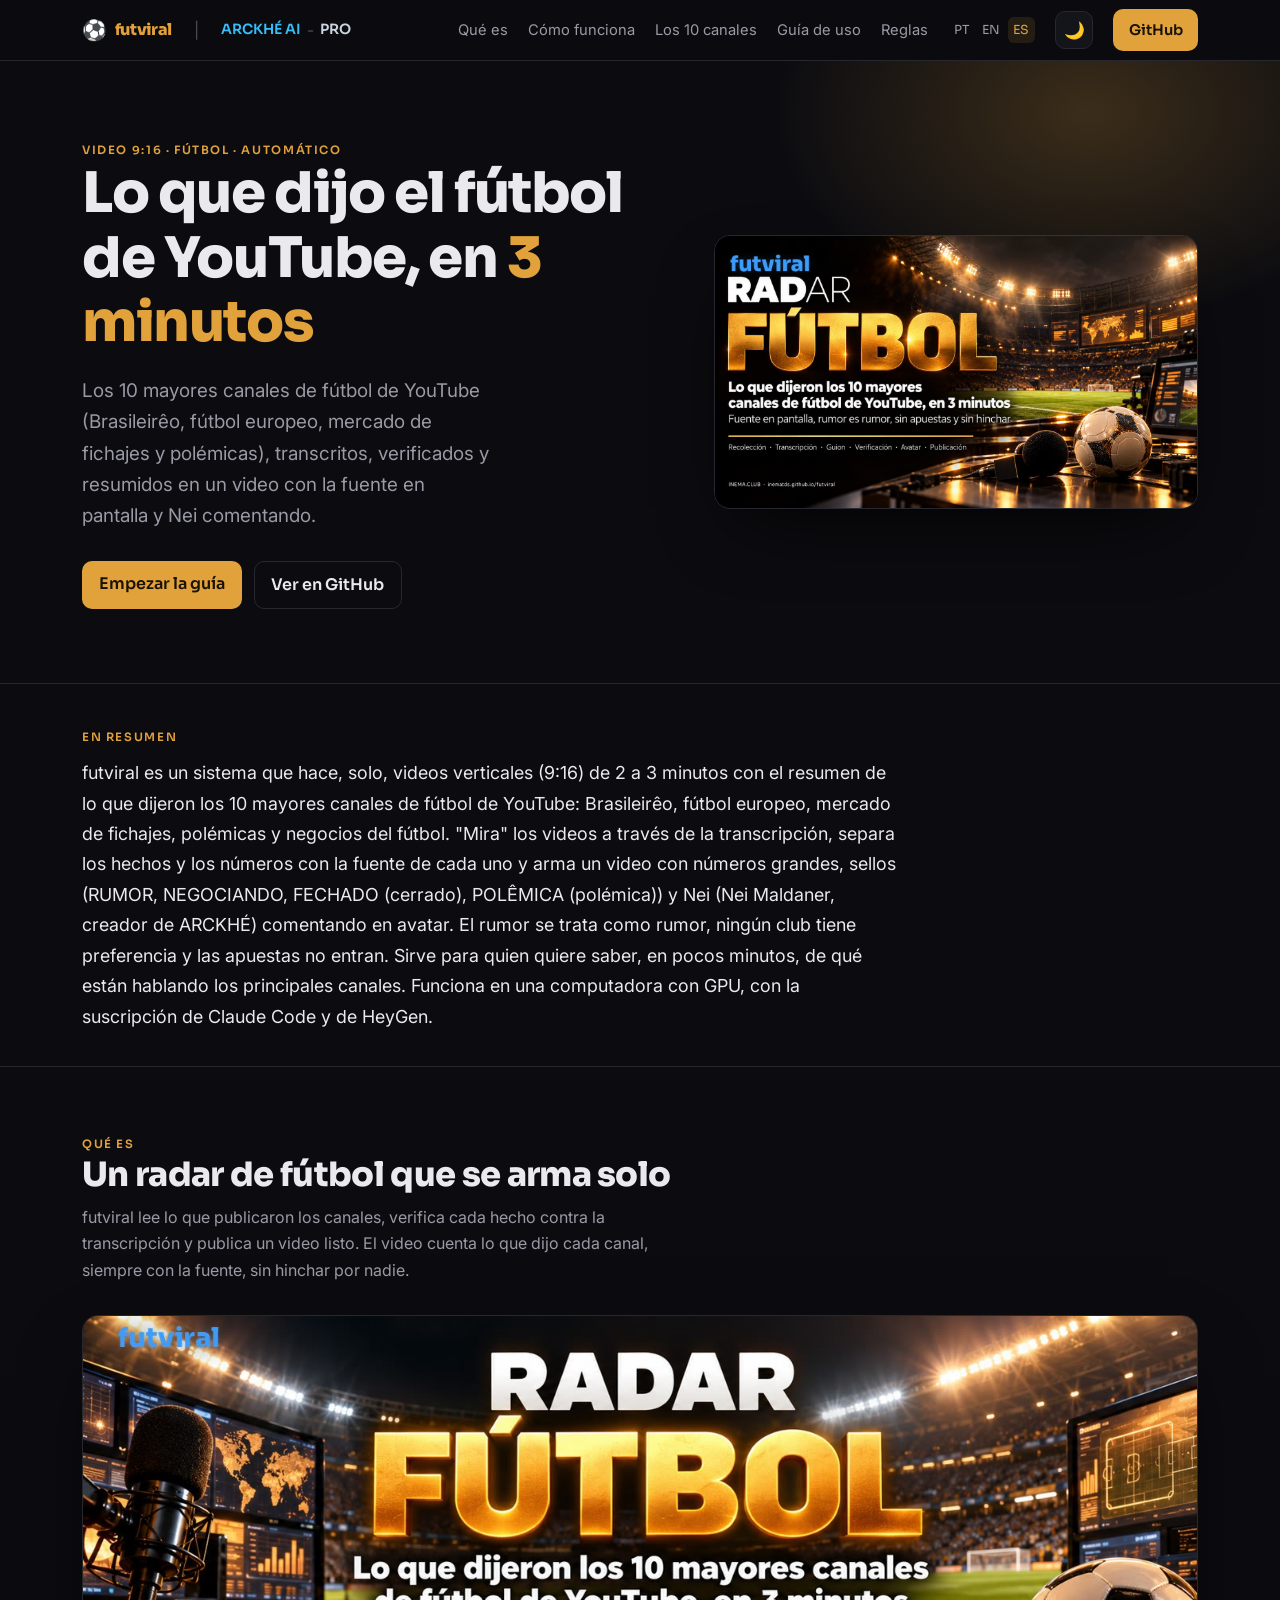
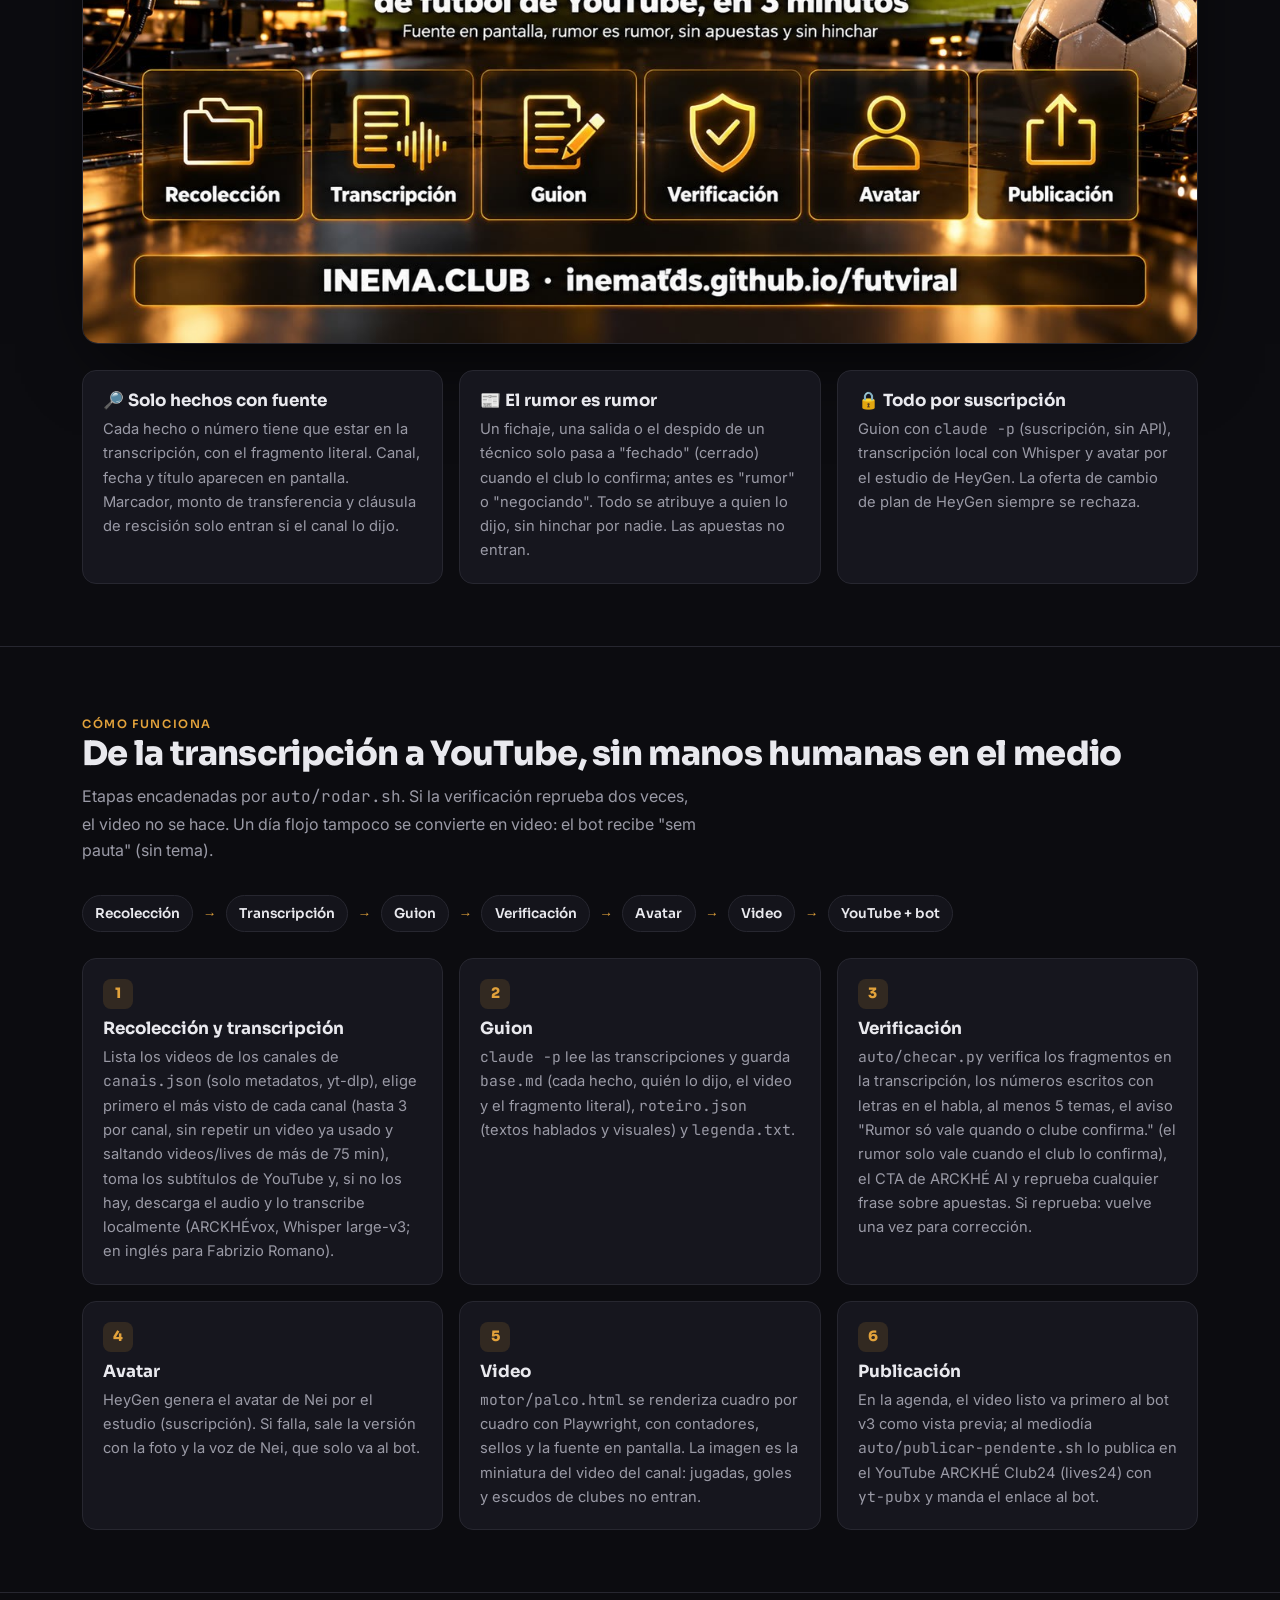
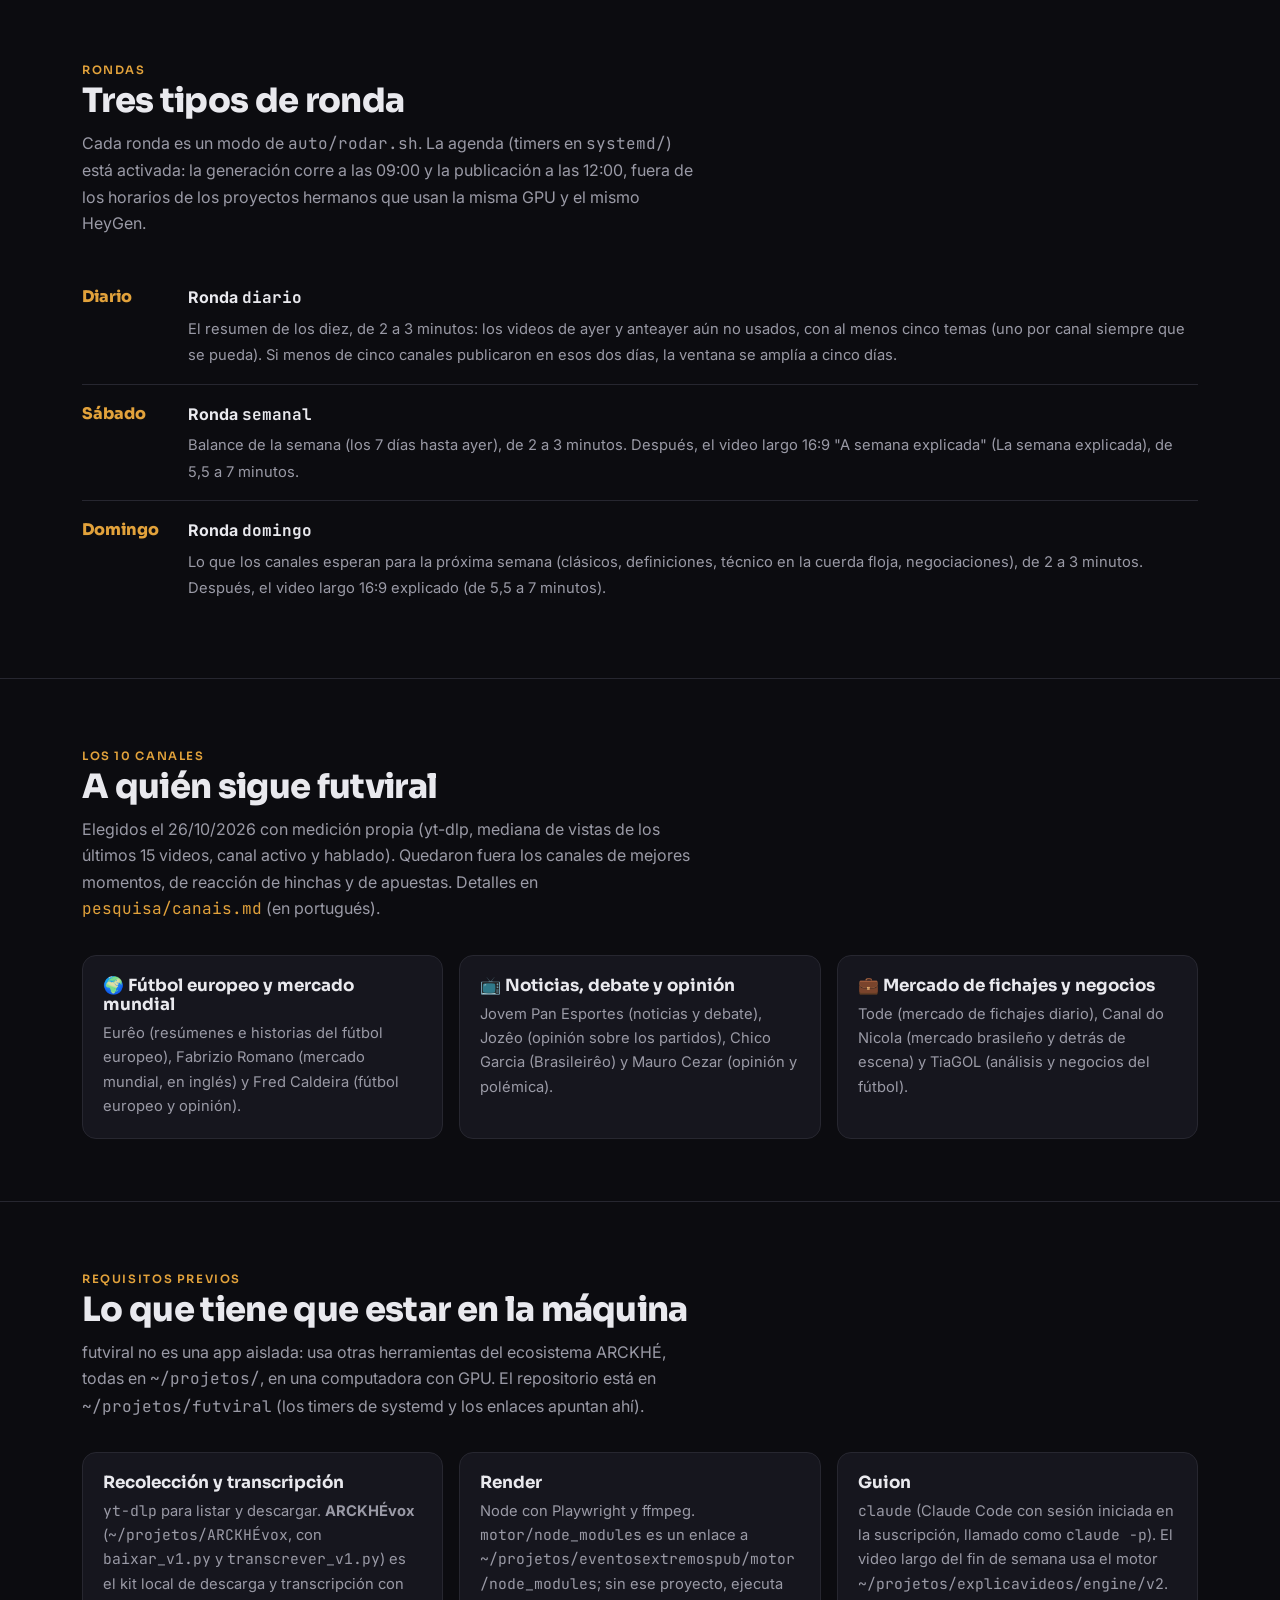
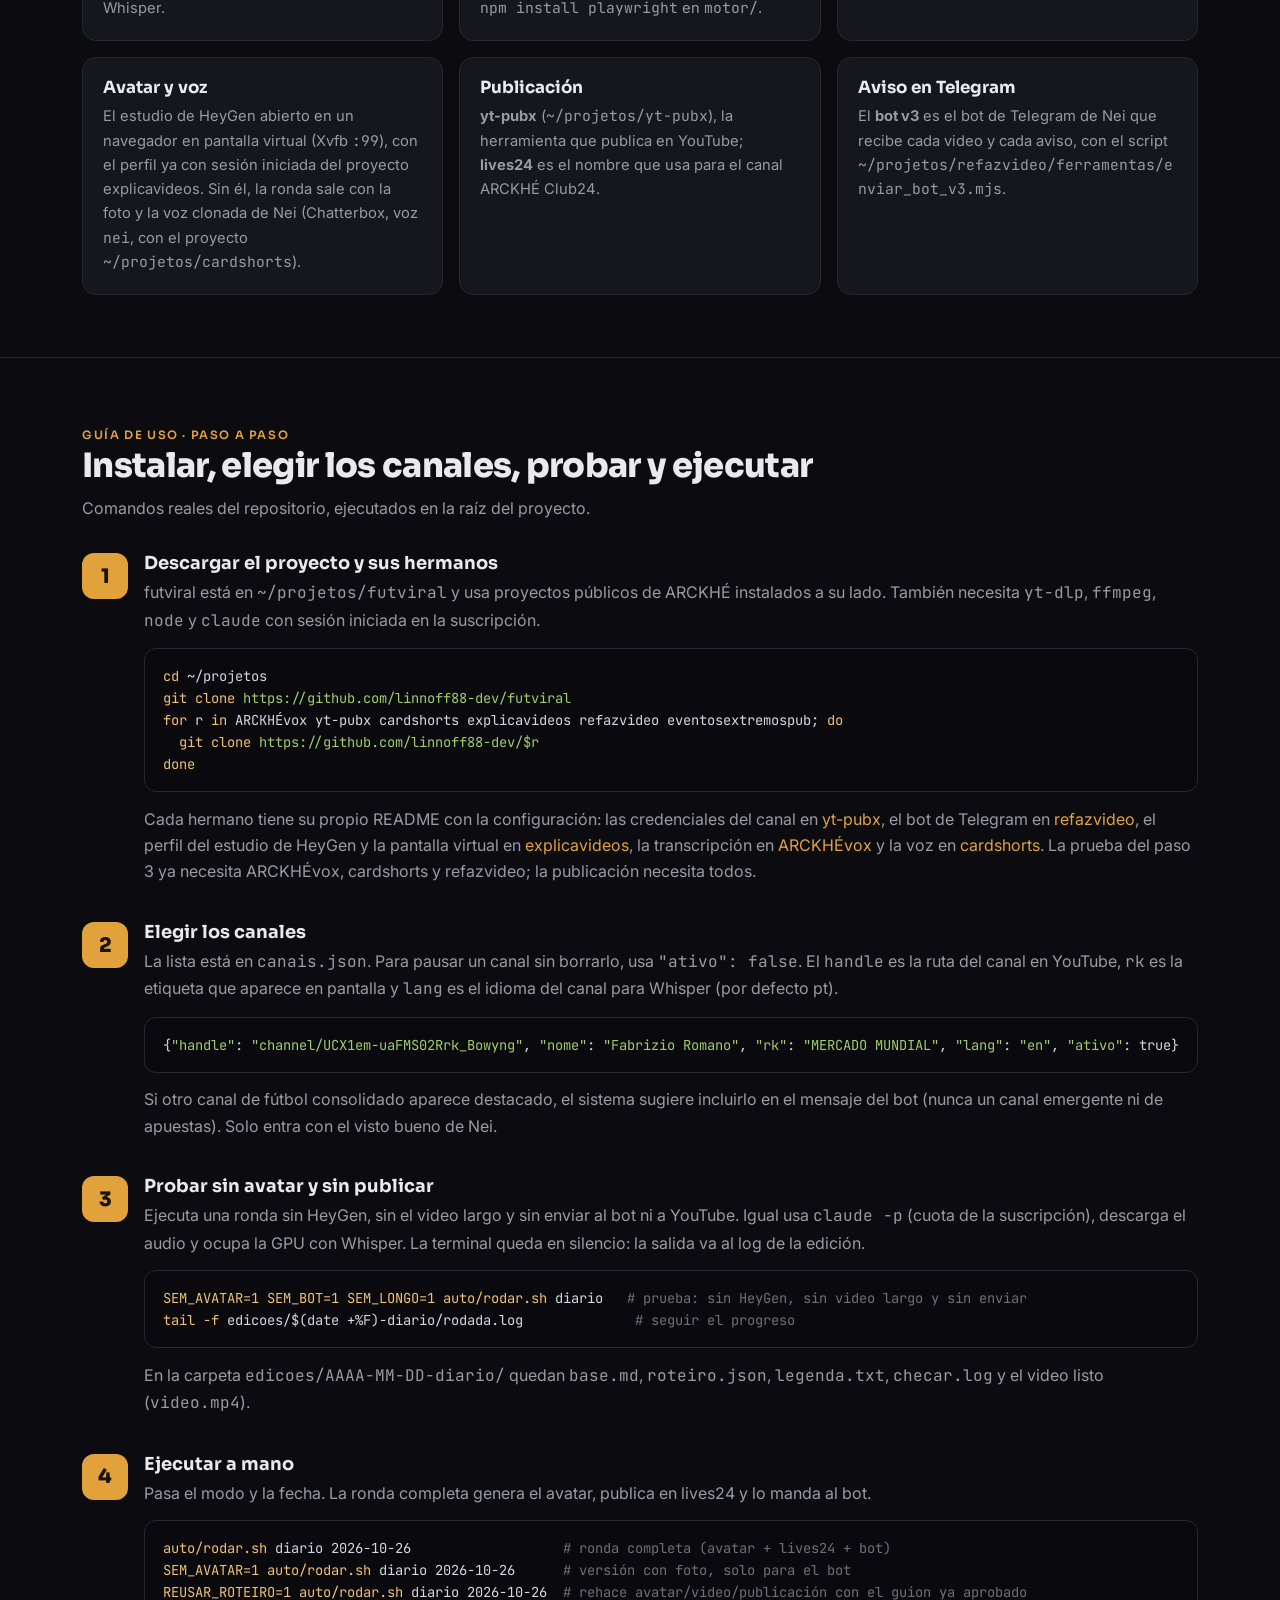
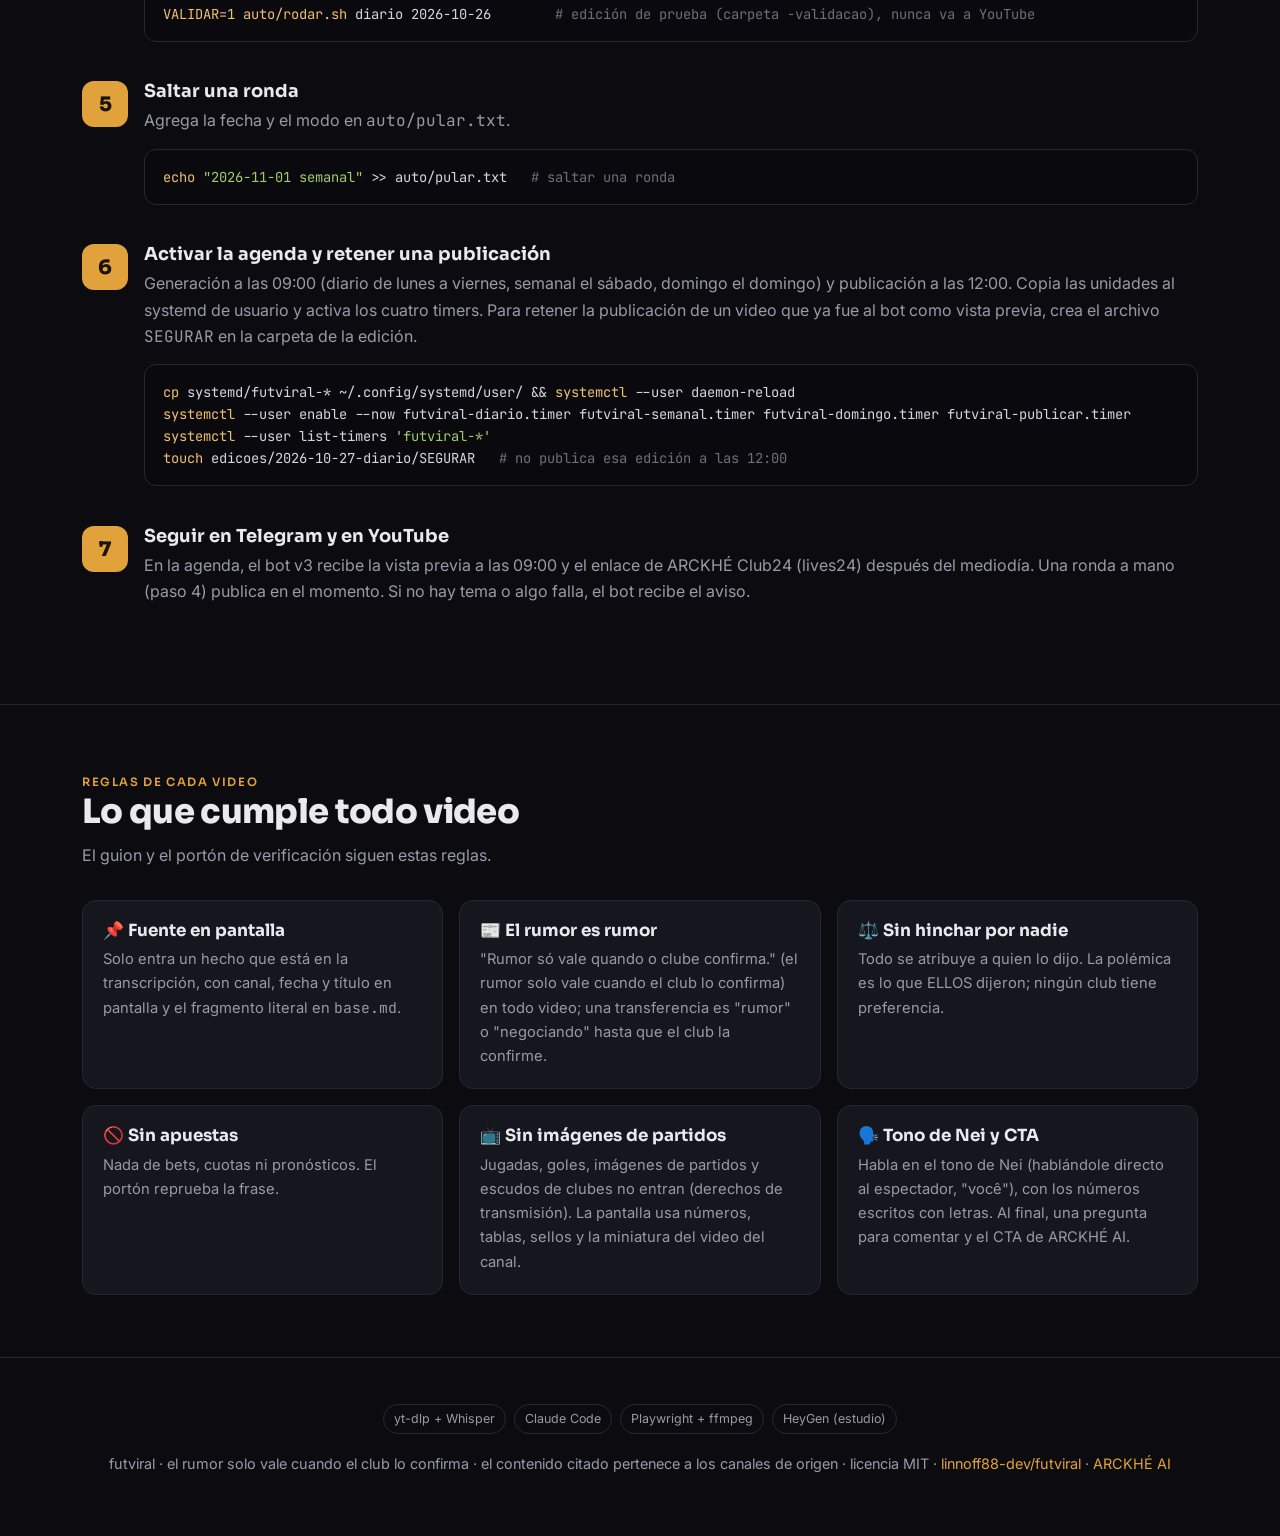
<file: guia/es/index.html>
<!DOCTYPE html>
<html lang="es">
<head>
<meta charset="utf-8">
<meta name="viewport" content="width=device-width, initial-scale=1">
<title>futviral — el radar del fútbol de YouTube en 3 minutos</title>
<meta name="description" content="futviral: sistema que transcribe los videos de los 10 mayores canales de fútbol de YouTube y arma, solo, un video 9:16 con los hechos, la fuente en pantalla y Nei comentando. El rumor es rumor, sin apuestas y sin hinchar por nadie.">
<link rel="alternate" hreflang="pt-BR" href="https://linnoff88-dev.github.io/
<link rel="alternate" hreflang="en" href="https://linnoff88-dev.github.io/
<link rel="alternate" hreflang="es" href="https://linnoff88-dev.github.io/
<link rel="preconnect" href="https://fonts.googleapis.com">
<link rel="preconnect" href="https://fonts.gstatic.com" crossorigin>
<link href="https://fonts.googleapis.com/css2?family=Sora:wght@400;600;800&family=Inter:wght@400;500;600&family=JetBrains+Mono:wght@400;600&display=swap" rel="stylesheet">
<style>
  :root{
    --bg:#0c0c10; --bg2:#14141b; --card:#16161e; --line:#272730;
    --txt:#e9e9ee; --mut:#9a9aa6; --amb:#E2A23B; --amb2:#f0c070; --sky:#38bdf8; --pro:#cbd5e1;
    color-scheme:dark;
  }
  body.light{
    --bg:#f6f7f9; --bg2:#eceef2; --card:#ffffff; --line:#e1e3ea;
    --txt:#1a1a22; --mut:#5b5b68; --amb:#b9791d; --amb2:#a16207; --sky:#0369a1; --pro:#b45309;
    color-scheme:light;
  }
  body.light .hero .glow{opacity:.5}
  body.light pre{background:#0e0e14;color:#d6d6e0}
  body.light pre .c{color:#8a8a98}
  *{box-sizing:border-box}
  html{scroll-behavior:smooth}
  body{margin:0;background:var(--bg);color:var(--txt);font:16px/1.65 Inter,system-ui,sans-serif;-webkit-font-smoothing:antialiased}
  h1,h2,h3{font-family:Sora,sans-serif;line-height:1.15;margin:0}
  a{color:var(--amb);text-decoration:none}
  code,pre{font-family:"JetBrains Mono",monospace}
  .wrap{max-width:1160px;margin:0 auto;padding:0 22px}
  .mut{color:var(--mut)} .amb{color:var(--amb)}
  .chip{display:inline-block;font-size:.72rem;letter-spacing:.14em;text-transform:uppercase;color:var(--amb);font-weight:600;font-family:Sora}
  nav{position:sticky;top:0;z-index:30;backdrop-filter:blur(12px);background:rgba(12,12,16,.78);border-bottom:1px solid var(--line)}
  nav .wrap{display:flex;align-items:center;gap:22px;height:60px}
  nav .brand{display:flex;align-items:center;gap:8px;font-family:Sora;font-weight:800;letter-spacing:-.02em;color:var(--amb)}
  nav .brand .emoji{font-size:1.25rem}
  nav .sep{color:var(--mut);opacity:.45}
  nav .ARCKHÉ{color:var(--sky);font-weight:600;font-size:.88rem;font-family:Sora}
  nav .ARCKHÉ:hover{filter:brightness(1.15)}
  nav .pro{color:var(--pro);font-weight:600;font-size:.88rem;font-family:Sora}
  nav .pro:hover{filter:brightness(1.15)}
  nav .clubpro{display:inline-flex;align-items:center;gap:6px}
  nav .links{margin-left:auto;display:flex;align-items:center;gap:20px;font-size:.92rem}
  nav .links a.sec{color:var(--mut)} nav .links a.sec:hover{color:var(--txt)}
  .lang{display:inline-flex;gap:2px;font-family:Sora;font-size:.78rem}
  .lang a{color:var(--mut);padding:.2em .45em;border-radius:6px} .lang a.on{color:var(--amb);background:rgba(226,162,59,.12)}
  .tgl{background:var(--bg2);border:1px solid var(--line);color:var(--txt);width:38px;height:38px;border-radius:10px;cursor:pointer;display:inline-flex;align-items:center;justify-content:center;font-size:1.05rem}
  .tgl:hover{border-color:var(--amb)}
  .btn{display:inline-block;background:var(--amb);color:#1a1206;font-weight:600;padding:.6em 1.05em;border-radius:10px;font-family:Sora}
  .btn.ghost{background:transparent;color:var(--txt);border:1px solid var(--line)}
  @media(max-width:760px){nav .links a.sec{display:none}}
  @media(max-width:520px){nav .wrap{gap:8px;padding:8px 14px;height:auto;flex-wrap:wrap} nav .links{gap:8px;margin-left:0;width:100%;justify-content:space-between} nav .btn{padding:.45em .7em;font-size:.82rem} .tgl{width:34px;height:34px}}
  .hero{position:relative;overflow:hidden;border-bottom:1px solid var(--line)}
  .hero .glow{position:absolute;inset:-40% -20% auto auto;width:70%;height:600px;background:radial-gradient(closest-side,rgba(226,162,59,.22),transparent 70%);pointer-events:none}
  .hero .wrap{display:grid;grid-template-columns:1.1fr .9fr;gap:40px;align-items:center;padding:74px 22px}
  .hero h1{font-size:clamp(2.2rem,5vw,3.5rem);font-weight:800;letter-spacing:-.025em}
  .hero p.lead{font-size:1.18rem;color:var(--mut);margin:1.1em 0 1.6em;max-width:34ch}
  .hero .cta{display:flex;gap:12px;flex-wrap:wrap}
  .hero figure{margin:0;border-radius:16px;overflow:hidden;border:1px solid var(--line);box-shadow:0 30px 80px -30px #000}
  .hero figure img{width:100%;display:block}
  .resumo{padding:38px 0 34px;border-bottom:1px solid var(--line)}
  .resumo p{font-size:1.12rem;line-height:1.7;max-width:74ch;margin:.55em 0 0}
  @media(max-width:780px){.hero .wrap{grid-template-columns:1fr;padding:48px 22px}}
  section{padding:62px 0;border-bottom:1px solid var(--line)}
  section h2{font-size:clamp(1.5rem,3.4vw,2.1rem);font-weight:800;letter-spacing:-.02em}
  section .sub{color:var(--mut);margin:.6em 0 2em;max-width:62ch}
  .grid{display:grid;gap:16px}
  .g3{grid-template-columns:repeat(3,1fr)} .g4{grid-template-columns:repeat(4,1fr)} .g2{grid-template-columns:repeat(2,1fr)}
  @media(max-width:820px){.g3,.g4{grid-template-columns:1fr 1fr}}
  @media(max-width:540px){.g2,.g3,.g4{grid-template-columns:1fr}}
  .card{background:var(--card);border:1px solid var(--line);border-radius:14px;padding:20px}
  .card h3{font-size:1.05rem;margin-bottom:.4em}
  .card p{color:var(--mut);font-size:.92rem;margin:0}
  .num{display:inline-flex;width:30px;height:30px;align-items:center;justify-content:center;border-radius:8px;background:rgba(226,162,59,.14);color:var(--amb);font-family:Sora;font-weight:800;font-size:.9rem;margin-bottom:.7em}
  .flow{display:flex;flex-wrap:wrap;gap:8px;align-items:center;margin-top:10px}
  .flow span{background:var(--bg2);border:1px solid var(--line);border-radius:999px;padding:.45em .9em;font-size:.85rem;font-family:Sora;font-weight:600}
  .flow .arr{color:var(--amb);border:none;background:none;padding:0 .1em}
  pre{background:#0a0a0e;border:1px solid var(--line);border-radius:12px;padding:16px 18px;overflow:auto;font-size:.86rem;line-height:1.6;color:#d6d6e0}
  pre .c{color:#6f6f7c} pre .k{color:var(--amb2)} pre .s{color:#9ece6a}
  .step{display:grid;grid-template-columns:46px minmax(0,1fr);gap:16px;margin-bottom:26px}
  .step>div,.card{min-width:0}
  p code,li code,td code{overflow-wrap:anywhere}
  .step .b{width:46px;height:46px;border-radius:12px;background:var(--amb);color:#1a1206;font-family:Sora;font-weight:800;font-size:1.25rem;display:flex;align-items:center;justify-content:center}
  .step h3{font-size:1.12rem;margin-bottom:.3em}
  .step p{color:var(--mut);margin:.2em 0 .7em}
  .ex{display:grid;grid-template-columns:1fr 1fr;gap:18px}
  @media(max-width:680px){.ex{grid-template-columns:1fr}}
  .ex figure{margin:0;border-radius:14px;overflow:hidden;border:1px solid var(--line)}
  .ex figure img{width:100%;display:block}
  .ex figcaption{padding:12px 14px;font-size:.88rem;color:var(--mut);background:var(--card)}
  .phase{display:flex;gap:14px;padding:16px 0;border-bottom:1px solid var(--line)}
  .phase:last-child{border:none}
  .phase .tag{flex:0 0 92px;font-family:Sora;font-weight:800;color:var(--amb)}
  .phase .d strong{display:block;margin-bottom:.2em}
  .phase .d span{color:var(--mut);font-size:.92rem}
  footer{padding:46px 0;text-align:center;color:var(--mut);font-size:.9rem}
  .pill{display:inline-block;border:1px solid var(--line);border-radius:999px;padding:.3em .8em;font-size:.78rem;color:var(--mut);margin:0 4px}
</style>
</head>
<body>

<nav><div class="wrap">
  <a class="brand" href="#top"><span class="emoji">⚽</span> futviral</a>
  <span class="sep">|</span>
  <span class="clubpro">
    <a class="ARCKHÉ" href="https://ARCKHÉ AI" target="_blank" rel="noopener">ARCKHÉ AI</a>
    <span class="sep">-</span>
    <a class="pro" href="https://ARCKHÉ.pro" target="_blank" rel="noopener">PRO</a>
  </span>
  <div class="links">
    <a class="sec" href="#oque">Qué es</a>
    <a class="sec" href="#fluxo">Cómo funciona</a>
    <a class="sec" href="#canais">Los 10 canales</a>
    <a class="sec" href="#guia">Guía de uso</a>
    <a class="sec" href="#regras">Reglas</a>
    <span class="lang"><a href="../">PT</a><a href="../en/">EN</a><a class="on" href="./">ES</a></span>
    <button class="tgl" id="themeToggle" aria-label="Cambiar tema" title="Cambiar tema">🌙</button>
    <a class="btn" href="https://github.com/linnoff88-dev/futviral" target="_blank" rel="noopener">GitHub</a>
  </div>
</div></nav>

<header class="hero" id="top">
  <div class="glow"></div>
  <div class="wrap">
    <div>
      <span class="chip">Video 9:16 · Fútbol · automático</span>
      <h1>Lo que dijo el fútbol de YouTube, en <span class="amb">3 minutos</span></h1>
      <p class="lead">Los 10 mayores canales de fútbol de YouTube (Brasileirêo, fútbol europeo, mercado de fichajes y polémicas), transcritos, verificados y resumidos en un video con la fuente en pantalla y Nei comentando.</p>
      <div class="cta">
        <a class="btn" href="#guia">Empezar la guía</a>
        <a class="btn ghost" href="https://github.com/linnoff88-dev/futviral" target="_blank" rel="noopener">Ver en GitHub</a>
      </div>
    </div>
    <figure><img src="../assets/banner-es.jpg" alt="Banner RADAR FÚTBOL: lo que dijeron los 10 mayores canales de fútbol de YouTube, en 3 minutos"></figure>
  </div>
</header>

<section id="resumo" class="resumo"><div class="wrap">
  <span class="chip">En resumen</span>
  <p>futviral es un sistema que hace, solo, videos verticales (9:16) de 2 a 3 minutos con el resumen de lo que dijeron los 10 mayores canales de fútbol de YouTube: Brasileirêo, fútbol europeo, mercado de fichajes, polémicas y negocios del fútbol. "Mira" los videos a través de la transcripción, separa los hechos y los números con la fuente de cada uno y arma un video con números grandes, sellos (RUMOR, NEGOCIANDO, FECHADO (cerrado), POLÊMICA (polémica)) y Nei (Nei Maldaner, creador de ARCKHÉ) comentando en avatar. El rumor se trata como rumor, ningún club tiene preferencia y las apuestas no entran. Sirve para quien quiere saber, en pocos minutos, de qué están hablando los principales canales. Funciona en una computadora con GPU, con la suscripción de Claude Code y de HeyGen.</p>
</div></section>

<section id="oque"><div class="wrap">
  <span class="chip">Qué es</span>
  <h2>Un radar de fútbol que se arma solo</h2>
  <p class="sub">futviral lee lo que publicaron los canales, verifica cada hecho contra la transcripción y publica un video listo. El video cuenta lo que dijo cada canal, siempre con la fuente, sin hinchar por nadie.</p>
  <figure style="margin:0 0 26px;border-radius:16px;overflow:hidden;border:1px solid var(--line);box-shadow:0 30px 80px -30px #000"><img src="../assets/banner-grade-es.jpg" alt="Flujo de futviral: recolección, transcripción, guion, verificación, avatar y publicación" loading="lazy" style="width:100%;display:block"></figure>
  <div class="grid g3">
    <div class="card"><h3>🔎 Solo hechos con fuente</h3><p>Cada hecho o número tiene que estar en la transcripción, con el fragmento literal. Canal, fecha y título aparecen en pantalla. Marcador, monto de transferencia y cláusula de rescisión solo entran si el canal lo dijo.</p></div>
    <div class="card"><h3>📰 El rumor es rumor</h3><p>Un fichaje, una salida o el despido de un técnico solo pasa a "fechado" (cerrado) cuando el club lo confirma; antes es "rumor" o "negociando". Todo se atribuye a quien lo dijo, sin hinchar por nadie. Las apuestas no entran.</p></div>
    <div class="card"><h3>🔒 Todo por suscripción</h3><p>Guion con <code>claude -p</code> (suscripción, sin API), transcripción local con Whisper y avatar por el estudio de HeyGen. La oferta de cambio de plan de HeyGen siempre se rechaza.</p></div>
  </div>
</div></section>

<section id="fluxo"><div class="wrap">
  <span class="chip">Cómo funciona</span>
  <h2>De la transcripción a YouTube, sin manos humanas en el medio</h2>
  <p class="sub">Etapas encadenadas por <code>auto/rodar.sh</code>. Si la verificación reprueba dos veces, el video no se hace. Un día flojo tampoco se convierte en video: el bot recibe "sem pauta" (sin tema).</p>
  <div class="flow">
    <span>Recolección</span><span class="arr">→</span>
    <span>Transcripción</span><span class="arr">→</span>
    <span>Guion</span><span class="arr">→</span>
    <span>Verificación</span><span class="arr">→</span>
    <span>Avatar</span><span class="arr">→</span>
    <span>Video</span><span class="arr">→</span>
    <span>YouTube + bot</span>
  </div>
  <div class="grid g3" style="margin-top:26px">
    <div class="card"><div class="num">1</div><h3>Recolección y transcripción</h3><p>Lista los videos de los canales de <code>canais.json</code> (solo metadatos, yt-dlp), elige primero el más visto de cada canal (hasta 3 por canal, sin repetir un video ya usado y saltando videos/lives de más de 75 min), toma los subtítulos de YouTube y, si no los hay, descarga el audio y lo transcribe localmente (ARCKHÉvox, Whisper large-v3; en inglés para Fabrizio Romano).</p></div>
    <div class="card"><div class="num">2</div><h3>Guion</h3><p><code>claude -p</code> lee las transcripciones y guarda <code>base.md</code> (cada hecho, quién lo dijo, el video y el fragmento literal), <code>roteiro.json</code> (textos hablados y visuales) y <code>legenda.txt</code>.</p></div>
    <div class="card"><div class="num">3</div><h3>Verificación</h3><p><code>auto/checar.py</code> verifica los fragmentos en la transcripción, los números escritos con letras en el habla, al menos 5 temas, el aviso "Rumor só vale quando o clube confirma." (el rumor solo vale cuando el club lo confirma), el CTA de ARCKHÉ AI y reprueba cualquier frase sobre apuestas. Si reprueba: vuelve una vez para corrección.</p></div>
    <div class="card"><div class="num">4</div><h3>Avatar</h3><p>HeyGen genera el avatar de Nei por el estudio (suscripción). Si falla, sale la versión con la foto y la voz de Nei, que solo va al bot.</p></div>
    <div class="card"><div class="num">5</div><h3>Video</h3><p><code>motor/palco.html</code> se renderiza cuadro por cuadro con Playwright, con contadores, sellos y la fuente en pantalla. La imagen es la miniatura del video del canal: jugadas, goles y escudos de clubes no entran.</p></div>
    <div class="card"><div class="num">6</div><h3>Publicación</h3><p>En la agenda, el video listo va primero al bot v3 como vista previa; al mediodía <code>auto/publicar-pendente.sh</code> lo publica en el YouTube ARCKHÉ Club24 (lives24) con <code>yt-pubx</code> y manda el enlace al bot.</p></div>
  </div>
</div></section>

<section id="agenda"><div class="wrap">
  <span class="chip">Rondas</span>
  <h2>Tres tipos de ronda</h2>
  <p class="sub">Cada ronda es un modo de <code>auto/rodar.sh</code>. La agenda (timers en <code>systemd/</code>) está activada: la generación corre a las 09:00 y la publicación a las 12:00, fuera de los horarios de los proyectos hermanos que usan la misma GPU y el mismo HeyGen.</p>
  <div class="phase"><div class="tag">Diario</div><div class="d"><strong>Ronda <code>diario</code></strong><span>El resumen de los diez, de 2 a 3 minutos: los videos de ayer y anteayer aún no usados, con al menos cinco temas (uno por canal siempre que se pueda). Si menos de cinco canales publicaron en esos dos días, la ventana se amplía a cinco días.</span></div></div>
  <div class="phase"><div class="tag">Sábado</div><div class="d"><strong>Ronda <code>semanal</code></strong><span>Balance de la semana (los 7 días hasta ayer), de 2 a 3 minutos. Después, el video largo 16:9 "A semana explicada" (La semana explicada), de 5,5 a 7 minutos.</span></div></div>
  <div class="phase"><div class="tag">Domingo</div><div class="d"><strong>Ronda <code>domingo</code></strong><span>Lo que los canales esperan para la próxima semana (clásicos, definiciones, técnico en la cuerda floja, negociaciones), de 2 a 3 minutos. Después, el video largo 16:9 explicado (de 5,5 a 7 minutos).</span></div></div>
</div></section>

<section id="canais"><div class="wrap">
  <span class="chip">Los 10 canales</span>
  <h2>A quién sigue futviral</h2>
  <p class="sub">Elegidos el 26/10/2026 con medición propia (yt-dlp, mediana de vistas de los últimos 15 videos, canal activo y hablado). Quedaron fuera los canales de mejores momentos, de reacción de hinchas y de apuestas. Detalles en <a href="https://github.com/linnoff88-dev/futviral/blob/main/pesquisa/canais.md" target="_blank" rel="noopener"><code>pesquisa/canais.md</code></a> (en portugués).</p>
  <div class="grid g3">
    <div class="card"><h3>🌍 Fútbol europeo y mercado mundial</h3><p>Eurêo (resúmenes e historias del fútbol europeo), Fabrizio Romano (mercado mundial, en inglés) y Fred Caldeira (fútbol europeo y opinión).</p></div>
    <div class="card"><h3>📺 Noticias, debate y opinión</h3><p>Jovem Pan Esportes (noticias y debate), Jozêo (opinión sobre los partidos), Chico Garcia (Brasileirêo) y Mauro Cezar (opinión y polémica).</p></div>
    <div class="card"><h3>💼 Mercado de fichajes y negocios</h3><p>Tode (mercado de fichajes diario), Canal do Nicola (mercado brasileño y detrás de escena) y TiaGOL (análisis y negocios del fútbol).</p></div>
  </div>
</div></section>

<section id="pre"><div class="wrap">
  <span class="chip">Requisitos previos</span>
  <h2>Lo que tiene que estar en la máquina</h2>
  <p class="sub">futviral no es una app aislada: usa otras herramientas del ecosistema ARCKHÉ, todas en <code>~/projetos/</code>, en una computadora con GPU. El repositorio está en <code>~/projetos/futviral</code> (los timers de systemd y los enlaces apuntan ahí).</p>
  <div class="grid g3">
    <div class="card"><h3>Recolección y transcripción</h3><p><code>yt-dlp</code> para listar y descargar. <strong>ARCKHÉvox</strong> (<code>~/projetos/ARCKHÉvox</code>, con <code>baixar_v1.py</code> y <code>transcrever_v1.py</code>) es el kit local de descarga y transcripción con Whisper.</p></div>
    <div class="card"><h3>Render</h3><p>Node con Playwright y ffmpeg. <code>motor/node_modules</code> es un enlace a <code>~/projetos/eventosextremospub/motor/node_modules</code>; sin ese proyecto, ejecuta <code>npm install playwright</code> en <code>motor/</code>.</p></div>
    <div class="card"><h3>Guion</h3><p><code>claude</code> (Claude Code con sesión iniciada en la suscripción, llamado como <code>claude -p</code>). El video largo del fin de semana usa el motor <code>~/projetos/explicavideos/engine/v2</code>.</p></div>
    <div class="card"><h3>Avatar y voz</h3><p>El estudio de HeyGen abierto en un navegador en pantalla virtual (Xvfb <code>:99</code>), con el perfil ya con sesión iniciada del proyecto explicavideos. Sin él, la ronda sale con la foto y la voz clonada de Nei (Chatterbox, voz <code>nei</code>, con el proyecto <code>~/projetos/cardshorts</code>).</p></div>
    <div class="card"><h3>Publicación</h3><p><strong>yt-pubx</strong> (<code>~/projetos/yt-pubx</code>), la herramienta que publica en YouTube; <strong>lives24</strong> es el nombre que usa para el canal ARCKHÉ Club24.</p></div>
    <div class="card"><h3>Aviso en Telegram</h3><p>El <strong>bot v3</strong> es el bot de Telegram de Nei que recibe cada video y cada aviso, con el script <code>~/projetos/refazvideo/ferramentas/enviar_bot_v3.mjs</code>.</p></div>
  </div>
</div></section>

<section id="guia"><div class="wrap">
  <span class="chip">Guía de uso · paso a paso</span>
  <h2>Instalar, elegir los canales, probar y ejecutar</h2>
  <p class="sub">Comandos reales del repositorio, ejecutados en la raíz del proyecto.</p>
  <div class="step"><div class="b">1</div><div>
    <h3>Descargar el proyecto y sus hermanos</h3>
    <p>futviral está en <code>~/projetos/futviral</code> y usa proyectos públicos de ARCKHÉ instalados a su lado. También necesita <code>yt-dlp</code>, <code>ffmpeg</code>, <code>node</code> y <code>claude</code> con sesión iniciada en la suscripción.</p>
    <pre><span class="k">cd</span> ~/projetos
<span class="k">git clone</span> <span class="s">https://github.com/linnoff88-dev/futviral</span>
<span class="k">for</span> r <span class="k">in</span> ARCKHÉvox yt-pubx cardshorts explicavideos refazvideo eventosextremospub; <span class="k">do</span>
  <span class="k">git clone</span> <span class="s">https://github.com/linnoff88-dev/$r</span>
<span class="k">done</span></pre>
    <p>Cada hermano tiene su propio README con la configuración: las credenciales del canal en <a href="https://github.com/linnoff88-dev/yt-pubx" target="_blank" rel="noopener">yt-pubx</a>, el bot de Telegram en <a href="https://github.com/linnoff88-dev/refazvideo" target="_blank" rel="noopener">refazvideo</a>, el perfil del estudio de HeyGen y la pantalla virtual en <a href="https://github.com/linnoff88-dev/explicavideos" target="_blank" rel="noopener">explicavideos</a>, la transcripción en <a href="https://github.com/linnoff88-dev/ARCKHÉvox" target="_blank" rel="noopener">ARCKHÉvox</a> y la voz en <a href="https://github.com/linnoff88-dev/cardshorts" target="_blank" rel="noopener">cardshorts</a>. La prueba del paso 3 ya necesita ARCKHÉvox, cardshorts y refazvideo; la publicación necesita todos.</p>
  </div></div>
  <div class="step"><div class="b">2</div><div>
    <h3>Elegir los canales</h3>
    <p>La lista está en <code>canais.json</code>. Para pausar un canal sin borrarlo, usa <code>"ativo": false</code>. El <code>handle</code> es la ruta del canal en YouTube, <code>rk</code> es la etiqueta que aparece en pantalla y <code>lang</code> es el idioma del canal para Whisper (por defecto pt).</p>
    <pre>{<span class="s">"handle"</span>: <span class="s">"channel/UCX1em-uaFMS02Rrk_Bowyng"</span>, <span class="s">"nome"</span>: <span class="s">"Fabrizio Romano"</span>, <span class="s">"rk"</span>: <span class="s">"MERCADO MUNDIAL"</span>, <span class="s">"lang"</span>: <span class="s">"en"</span>, <span class="s">"ativo"</span>: true}</pre>
    <p>Si otro canal de fútbol consolidado aparece destacado, el sistema sugiere incluirlo en el mensaje del bot (nunca un canal emergente ni de apuestas). Solo entra con el visto bueno de Nei.</p>
  </div></div>
  <div class="step"><div class="b">3</div><div>
    <h3>Probar sin avatar y sin publicar</h3>
    <p>Ejecuta una ronda sin HeyGen, sin el video largo y sin enviar al bot ni a YouTube. Igual usa <code>claude -p</code> (cuota de la suscripción), descarga el audio y ocupa la GPU con Whisper. La terminal queda en silencio: la salida va al log de la edición.</p>
    <pre><span class="k">SEM_AVATAR=1 SEM_BOT=1 SEM_LONGO=1 auto/rodar.sh</span> diario   <span class="c"># prueba: sin HeyGen, sin video largo y sin enviar</span>
<span class="k">tail -f</span> edicoes/$(date +%F)-diario/rodada.log              <span class="c"># seguir el progreso</span></pre>
    <p>En la carpeta <code>edicoes/AAAA-MM-DD-diario/</code> quedan <code>base.md</code>, <code>roteiro.json</code>, <code>legenda.txt</code>, <code>checar.log</code> y el video listo (<code>video.mp4</code>).</p>
  </div></div>
  <div class="step"><div class="b">4</div><div>
    <h3>Ejecutar a mano</h3>
    <p>Pasa el modo y la fecha. La ronda completa genera el avatar, publica en lives24 y lo manda al bot.</p>
    <pre><span class="k">auto/rodar.sh</span> diario 2026-10-26                   <span class="c"># ronda completa (avatar + lives24 + bot)</span>
<span class="k">SEM_AVATAR=1 auto/rodar.sh</span> diario 2026-10-26      <span class="c"># versión con foto, solo para el bot</span>
<span class="k">REUSAR_ROTEIRO=1 auto/rodar.sh</span> diario 2026-10-26  <span class="c"># rehace avatar/video/publicación con el guion ya aprobado</span>
<span class="k">VALIDAR=1 auto/rodar.sh</span> diario 2026-10-26        <span class="c"># edición de prueba (carpeta -validacao), nunca va a YouTube</span></pre>
  </div></div>
  <div class="step"><div class="b">5</div><div>
    <h3>Saltar una ronda</h3>
    <p>Agrega la fecha y el modo en <code>auto/pular.txt</code>.</p>
    <pre><span class="k">echo</span> <span class="s">"2026-11-01 semanal"</span> &gt;&gt; auto/pular.txt   <span class="c"># saltar una ronda</span></pre>
  </div></div>
  <div class="step"><div class="b">6</div><div>
    <h3>Activar la agenda y retener una publicación</h3>
    <p>Generación a las 09:00 (diario de lunes a viernes, semanal el sábado, domingo el domingo) y publicación a las 12:00. Copia las unidades al systemd de usuario y activa los cuatro timers. Para retener la publicación de un video que ya fue al bot como vista previa, crea el archivo <code>SEGURAR</code> en la carpeta de la edición.</p>
    <pre><span class="k">cp</span> systemd/futviral-* ~/.config/systemd/user/ &amp;&amp; <span class="k">systemctl</span> --user daemon-reload
<span class="k">systemctl</span> --user enable --now futviral-diario.timer futviral-semanal.timer futviral-domingo.timer futviral-publicar.timer
<span class="k">systemctl</span> --user list-timers <span class="s">'futviral-*'</span>
<span class="k">touch</span> edicoes/2026-10-27-diario/SEGURAR   <span class="c"># no publica esa edición a las 12:00</span></pre>
  </div></div>
  <div class="step"><div class="b">7</div><div>
    <h3>Seguir en Telegram y en YouTube</h3>
    <p>En la agenda, el bot v3 recibe la vista previa a las 09:00 y el enlace de ARCKHÉ Club24 (lives24) después del mediodía. Una ronda a mano (paso 4) publica en el momento. Si no hay tema o algo falla, el bot recibe el aviso.</p>
  </div></div>
</div></section>

<section id="regras"><div class="wrap">
  <span class="chip">Reglas de cada video</span>
  <h2>Lo que cumple todo video</h2>
  <p class="sub">El guion y el portón de verificación siguen estas reglas.</p>
  <div class="grid g3">
    <div class="card"><h3>📌 Fuente en pantalla</h3><p>Solo entra un hecho que está en la transcripción, con canal, fecha y título en pantalla y el fragmento literal en <code>base.md</code>.</p></div>
    <div class="card"><h3>📰 El rumor es rumor</h3><p>"Rumor só vale quando o clube confirma." (el rumor solo vale cuando el club lo confirma) en todo video; una transferencia es "rumor" o "negociando" hasta que el club la confirme.</p></div>
    <div class="card"><h3>⚖️ Sin hinchar por nadie</h3><p>Todo se atribuye a quien lo dijo. La polémica es lo que ELLOS dijeron; ningún club tiene preferencia.</p></div>
    <div class="card"><h3>🚫 Sin apuestas</h3><p>Nada de bets, cuotas ni pronósticos. El portón reprueba la frase.</p></div>
    <div class="card"><h3>📺 Sin imágenes de partidos</h3><p>Jugadas, goles, imágenes de partidos y escudos de clubes no entran (derechos de transmisión). La pantalla usa números, tablas, sellos y la miniatura del video del canal.</p></div>
    <div class="card"><h3>🗣️ Tono de Nei y CTA</h3><p>Habla en el tono de Nei (hablándole directo al espectador, "você"), con los números escritos con letras. Al final, una pregunta para comentar y el CTA de ARCKHÉ AI.</p></div>
  </div>
</div></section>

<footer>
  <div class="wrap">
    <div class="pill">yt-dlp + Whisper</div><div class="pill">Claude Code</div><div class="pill">Playwright + ffmpeg</div><div class="pill">HeyGen (estudio)</div>
    <p style="margin-top:18px">futviral · el rumor solo vale cuando el club lo confirma · el contenido citado pertenece a los canales de origen · licencia MIT ·
      <a href="https://github.com/linnoff88-dev/futviral">linnoff88-dev/futviral</a> ·
      <a href="https://ARCKHÉ AI">ARCKHÉ AI</a></p>
  </div>
</footer>

<script>
  (function(){
    var KEY='futviral-theme';
    var b=document.body, t=document.getElementById('themeToggle');
    try{ if(localStorage.getItem(KEY)==='light'){ b.classList.add('light'); t.textContent='☀️'; } }catch(e){}
    t.addEventListener('click',function(){
      var light=b.classList.toggle('light');
      t.textContent=light?'☀️':'🌙';
      try{ localStorage.setItem(KEY, light?'light':'dark'); }catch(e){}
    });
  })();
</script>
</body>
</html>
</file>
